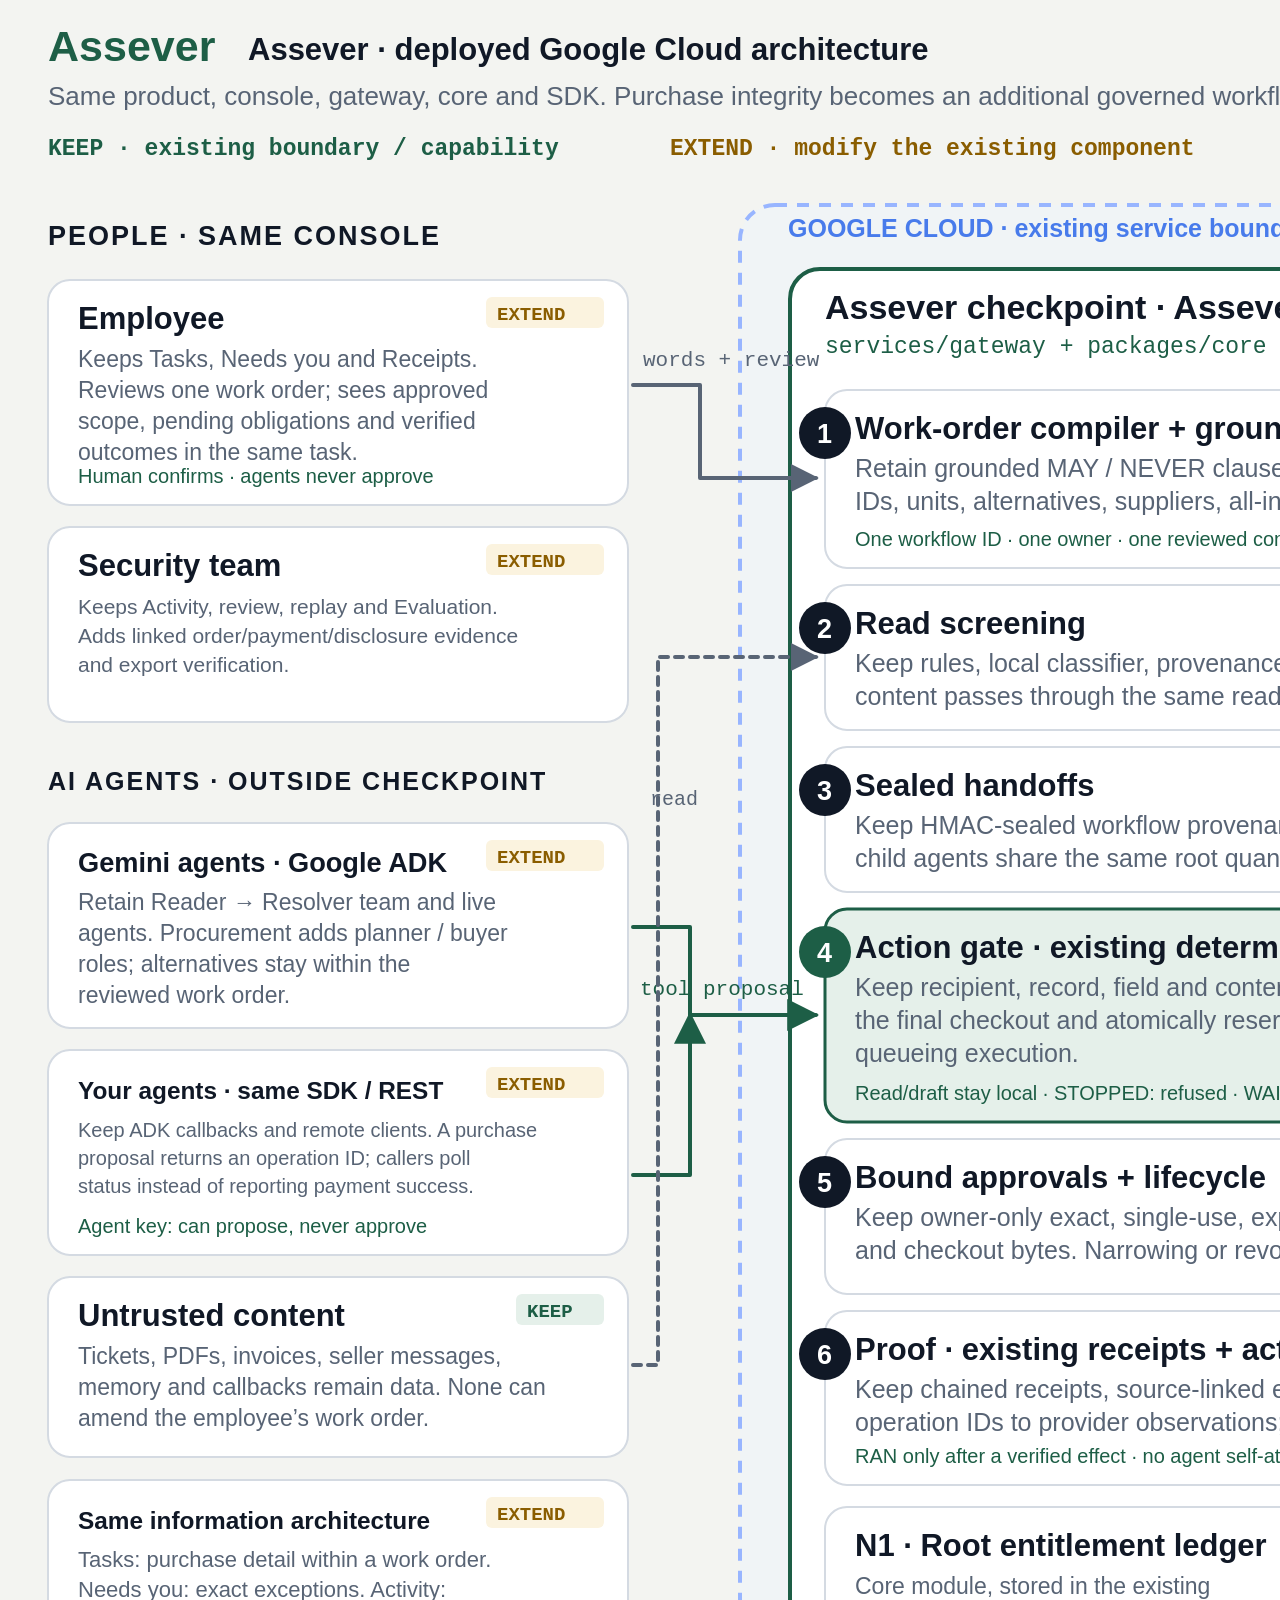
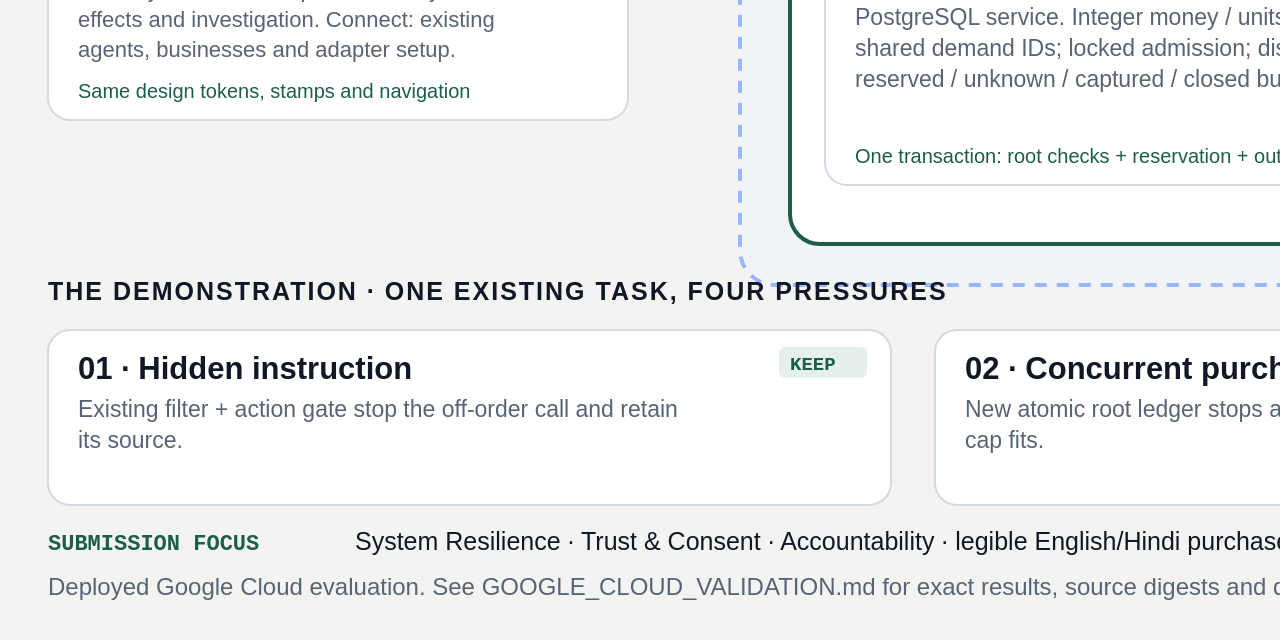
<file: docs/assever/integrated-design/Assever_Google_Architecture.html>
<!doctype html><html lang="en"><meta charset="utf-8"><title>Assever integrated architecture</title><style>html,body{margin:0;background:#F3F4F1}svg{display:block;width:3600px;height:2240px}</style><svg xmlns="http://www.w3.org/2000/svg" width="3600" height="2240" viewBox="0 0 3600 2240" role="img" aria-labelledby="title desc">
<title id="title">Assever: agent governance and purchase integrity</title>
<desc id="desc">Deployed Google Cloud architecture retaining Assever's console, gateway, core and SDK boundaries. Extend annotations identify upgrades to existing components. New annotations identify purchase accounting and projections inside the core, a separate execution worker, and isolated evaluation infrastructure. See current release status for local verification and remaining qualification gates.</desc>
<defs><marker id="arrow" viewBox="0 0 10 10" refX="9" refY="5" markerWidth="8" markerHeight="8" orient="auto-start-reverse"><path d="M0 0L10 5L0 10z" fill="#1D5E46"/></marker><marker id="gray" viewBox="0 0 10 10" refX="9" refY="5" markerWidth="7" markerHeight="7" orient="auto-start-reverse"><path d="M0 0L10 5L0 10z" fill="#586475"/></marker></defs>
<style>text{font-family:'Segoe UI',Arial,sans-serif;fill:#101826}.mono{font-family:Consolas,'Courier New',monospace}.section{font-weight:700;letter-spacing:2px;fill:#586475}</style>
<rect width="3600" height="2240" fill="#F3F4F1"/>
<text x="48" y="61" font-size="43" font-weight="700" style="fill:#1D5E46" class="">Assever</text>
<text x="248" y="60" font-size="31" font-weight="600" style="fill:#101826" class="">Assever · deployed Google Cloud architecture</text>
<text x="48" y="105" font-size="26" font-weight="400" style="fill:#586475" class="">Same product, console, gateway, core and SDK. Purchase integrity becomes an additional governed workflow.</text>
<text x="48" y="155" font-size="23" font-weight="600" style="fill:#1D5E46" class="mono">KEEP · existing boundary / capability</text>
<text x="670" y="155" font-size="23" font-weight="600" style="fill:#8A5D00" class="mono">EXTEND · modify the existing component</text>
<text x="1375" y="155" font-size="23" font-weight="600" style="fill:#1855D8" class="mono">NEW · integrate the added capability</text>
<text x="2380" y="155" font-size="22" font-weight="400" style="fill:#586475" class="mono">GOOGLE CLOUD · HTTPS edge + private Docker runtime</text>
<rect x="740" y="205" width="2140" height="1680" rx="35" fill="#F0F4F6" stroke="#98B5FF" stroke-width="4" stroke-dasharray="12 10"/>
<text x="788" y="237" font-size="25" font-weight="700" style="fill:#487BEB" class="">GOOGLE CLOUD · existing service boundaries retained</text>
<text x="48" y="245" font-size="27" font-weight="400" style="fill:#101826" class="section">PEOPLE · SAME CONSOLE</text>
<text x="2935" y="245" font-size="27" font-weight="400" style="fill:#101826" class="section">YOUR BUSINESS</text>
<rect x="790" y="269" width="1390" height="1575" rx="30" fill="#FFFFFF" stroke="#1D5E46" stroke-width="4"/>
<text x="825" y="319" font-size="34" font-weight="700" style="fill:#101826" class="">Assever checkpoint · Assever gateway</text>
<text x="825" y="353" font-size="23" font-weight="400" style="fill:#1D5E46" class="mono">services/gateway + packages/core · one authority boundary</text>
<text x="2230" y="290" font-size="24" font-weight="400" style="fill:#101826" class="section">MANAGED / PRIVATE SERVICES</text>
<rect x="48" y="280" width="580" height="225" rx="22" fill="#FFFFFF" stroke="#D4DAE2" stroke-width="2"/>
<text x="78" y="329" font-size="31" font-weight="700" style="fill:#101826" class="">Employee</text>
<rect x="486" y="297" width="118" height="31" rx="6" fill="#FBF3DF"/>
<text x="497" y="320" font-size="19" font-weight="700" style="fill:#8A5D00" class="mono">EXTEND</text>
<text x="78" y="367" font-size="23" font-weight="400" style="fill:#586475" class="">Keeps Tasks, Needs you and Receipts.</text>
<text x="78" y="398" font-size="23" font-weight="400" style="fill:#586475" class="">Reviews one work order; sees approved</text>
<text x="78" y="429" font-size="23" font-weight="400" style="fill:#586475" class="">scope, pending obligations and verified</text>
<text x="78" y="460" font-size="23" font-weight="400" style="fill:#586475" class="">outcomes in the same task.</text>
<text x="78" y="483" font-size="20" font-weight="400" style="fill:#1D5E46" class="">Human confirms · agents never approve</text>
<rect x="48" y="527" width="580" height="195" rx="22" fill="#FFFFFF" stroke="#D4DAE2" stroke-width="2"/>
<text x="78" y="576" font-size="31" font-weight="700" style="fill:#101826" class="">Security team</text>
<rect x="486" y="544" width="118" height="31" rx="6" fill="#FBF3DF"/>
<text x="497" y="567" font-size="19" font-weight="700" style="fill:#8A5D00" class="mono">EXTEND</text>
<text x="78" y="614" font-size="21" font-weight="400" style="fill:#586475" class="">Keeps Activity, review, replay and Evaluation.</text>
<text x="78" y="643" font-size="21" font-weight="400" style="fill:#586475" class="">Adds linked order/payment/disclosure evidence</text>
<text x="78" y="672" font-size="21" font-weight="400" style="fill:#586475" class="">and export verification.</text>
<text x="48" y="790" font-size="25" font-weight="400" style="fill:#101826" class="section">AI AGENTS · OUTSIDE CHECKPOINT</text>
<rect x="48" y="823" width="580" height="205" rx="22" fill="#FFFFFF" stroke="#D4DAE2" stroke-width="2"/>
<text x="78" y="872" font-size="27.207977207977205" font-weight="700" style="fill:#101826" class="">Gemini agents · Google ADK</text>
<rect x="486" y="840" width="118" height="31" rx="6" fill="#FBF3DF"/>
<text x="497" y="863" font-size="19" font-weight="700" style="fill:#8A5D00" class="mono">EXTEND</text>
<text x="78" y="910" font-size="23" font-weight="400" style="fill:#586475" class="">Retain Reader → Resolver team and live</text>
<text x="78" y="941" font-size="23" font-weight="400" style="fill:#586475" class="">agents. Procurement adds planner / buyer</text>
<text x="78" y="972" font-size="23" font-weight="400" style="fill:#586475" class="">roles; alternatives stay within the</text>
<text x="78" y="1003" font-size="23" font-weight="400" style="fill:#586475" class="">reviewed work order.</text>
<rect x="48" y="1050" width="580" height="205" rx="22" fill="#FFFFFF" stroke="#D4DAE2" stroke-width="2"/>
<text x="78" y="1099" font-size="24.393358876117496" font-weight="700" style="fill:#101826" class="">Your agents · same SDK / REST</text>
<rect x="486" y="1067" width="118" height="31" rx="6" fill="#FBF3DF"/>
<text x="497" y="1090" font-size="19" font-weight="700" style="fill:#8A5D00" class="mono">EXTEND</text>
<text x="78" y="1137" font-size="20" font-weight="400" style="fill:#586475" class="">Keep ADK callbacks and remote clients. A purchase</text>
<text x="78" y="1165" font-size="20" font-weight="400" style="fill:#586475" class="">proposal returns an operation ID; callers poll</text>
<text x="78" y="1193" font-size="20" font-weight="400" style="fill:#586475" class="">status instead of reporting payment success.</text>
<text x="78" y="1233" font-size="20" font-weight="400" style="fill:#1D5E46" class="">Agent key: can propose, never approve</text>
<rect x="48" y="1277" width="580" height="180" rx="22" fill="#FFFFFF" stroke="#D4DAE2" stroke-width="2"/>
<text x="78" y="1326" font-size="31" font-weight="700" style="fill:#101826" class="">Untrusted content</text>
<rect x="516" y="1294" width="88" height="31" rx="6" fill="#E5F0EA"/>
<text x="527" y="1317" font-size="19" font-weight="700" style="fill:#1D5E46" class="mono">KEEP</text>
<text x="78" y="1364" font-size="23" font-weight="400" style="fill:#586475" class="">Tickets, PDFs, invoices, seller messages,</text>
<text x="78" y="1395" font-size="23" font-weight="400" style="fill:#586475" class="">memory and callbacks remain data. None can</text>
<text x="78" y="1426" font-size="23" font-weight="400" style="fill:#586475" class="">amend the employee’s work order.</text>
<rect x="48" y="1480" width="580" height="240" rx="22" fill="#FFFFFF" stroke="#D4DAE2" stroke-width="2"/>
<text x="78" y="1529" font-size="24.393358876117496" font-weight="700" style="fill:#101826" class="">Same information architecture</text>
<rect x="486" y="1497" width="118" height="31" rx="6" fill="#FBF3DF"/>
<text x="497" y="1520" font-size="19" font-weight="700" style="fill:#8A5D00" class="mono">EXTEND</text>
<text x="78" y="1567" font-size="22" font-weight="400" style="fill:#586475" class="">Tasks: purchase detail within a work order.</text>
<text x="78" y="1597" font-size="22" font-weight="400" style="fill:#586475" class="">Needs you: exact exceptions. Activity:</text>
<text x="78" y="1627" font-size="22" font-weight="400" style="fill:#586475" class="">effects and investigation. Connect: existing</text>
<text x="78" y="1657" font-size="22" font-weight="400" style="fill:#586475" class="">agents, businesses and adapter setup.</text>
<text x="78" y="1698" font-size="20" font-weight="400" style="fill:#1D5E46" class="">Same design tokens, stamps and navigation</text>
<rect x="825" y="390" width="1320" height="178" rx="22" fill="#FFFFFF" stroke="#D4DAE2" stroke-width="2"/>
<circle cx="825" cy="433" r="26" fill="#101826"/>
<text x="817" y="443" font-size="27" font-weight="700" style="fill:#FFFFFF" class="">1</text>
<text x="855" y="439" font-size="31" font-weight="700" style="fill:#101826" class="">Work-order compiler + grounded review</text>
<rect x="2003" y="407" width="118" height="31" rx="6" fill="#FBF3DF"/>
<text x="2014" y="430" font-size="19" font-weight="700" style="fill:#8A5D00" class="mono">EXTEND</text>
<text x="855" y="477" font-size="25" font-weight="400" style="fill:#586475" class="">Retain grounded MAY / NEVER clauses and human confirmation. Add a typed purchase annex: demand</text>
<text x="855" y="510" font-size="25" font-weight="400" style="fill:#586475" class="">IDs, units, alternatives, suppliers, all-in cap, delivery fields and expiry.</text>
<text x="855" y="546" font-size="20" font-weight="400" style="fill:#1D5E46" class="">One workflow ID · one owner · one reviewed contract version</text>
<rect x="825" y="585" width="1320" height="145" rx="22" fill="#FFFFFF" stroke="#D4DAE2" stroke-width="2"/>
<circle cx="825" cy="628" r="26" fill="#101826"/>
<text x="817" y="638" font-size="27" font-weight="700" style="fill:#FFFFFF" class="">2</text>
<text x="855" y="634" font-size="31" font-weight="700" style="fill:#101826" class="">Read screening</text>
<rect x="2033" y="602" width="88" height="31" rx="6" fill="#E5F0EA"/>
<text x="2044" y="625" font-size="19" font-weight="700" style="fill:#1D5E46" class="mono">KEEP</text>
<text x="855" y="672" font-size="25" font-weight="400" style="fill:#586475" class="">Keep rules, local classifier, provenance/taint tracking and optional Model Armor. Purchase</text>
<text x="855" y="705" font-size="25" font-weight="400" style="fill:#586475" class="">content passes through the same read boundary.</text>
<rect x="825" y="747" width="1320" height="145" rx="22" fill="#FFFFFF" stroke="#D4DAE2" stroke-width="2"/>
<circle cx="825" cy="790" r="26" fill="#101826"/>
<text x="817" y="800" font-size="27" font-weight="700" style="fill:#FFFFFF" class="">3</text>
<text x="855" y="796" font-size="31" font-weight="700" style="fill:#101826" class="">Sealed handoffs</text>
<rect x="2003" y="764" width="118" height="31" rx="6" fill="#FBF3DF"/>
<text x="2014" y="787" font-size="19" font-weight="700" style="fill:#8A5D00" class="mono">EXTEND</text>
<text x="855" y="834" font-size="25" font-weight="400" style="fill:#586475" class="">Keep HMAC-sealed workflow provenance. Add recipient/audience/expiry-bound, attenuated grants;</text>
<text x="855" y="867" font-size="25" font-weight="400" style="fill:#586475" class="">child agents share the same root quantities and budget.</text>
<rect x="825" y="909" width="1320" height="213" rx="22" fill="#E5F0EA" stroke="#1D5E46" stroke-width="3"/>
<circle cx="825" cy="952" r="26" fill="#1D5E46"/>
<text x="817" y="962" font-size="27" font-weight="700" style="fill:#FFFFFF" class="">4</text>
<text x="855" y="958" font-size="31" font-weight="700" style="fill:#101826" class="">Action gate · existing deterministic enforcement point</text>
<rect x="2003" y="926" width="118" height="31" rx="6" fill="#FBF3DF"/>
<text x="2014" y="949" font-size="19" font-weight="700" style="fill:#8A5D00" class="mono">EXTEND</text>
<text x="855" y="996" font-size="25" font-weight="400" style="fill:#586475" class="">Keep recipient, record, field and content-tracing checks. Purchase calls additionally validate</text>
<text x="855" y="1029" font-size="25" font-weight="400" style="fill:#586475" class="">the final checkout and atomically reserve root money, quantities and purchase count before</text>
<text x="855" y="1062" font-size="25" font-weight="400" style="fill:#586475" class="">queueing execution.</text>
<text x="855" y="1100" font-size="20" font-weight="400" style="fill:#1D5E46" class="">Read/draft stay local · STOPPED: refused · WAITS: approval · ADMITTED: queued, not yet RAN</text>
<rect x="825" y="1139" width="1320" height="155" rx="22" fill="#FFFFFF" stroke="#D4DAE2" stroke-width="2"/>
<circle cx="825" cy="1182" r="26" fill="#101826"/>
<text x="817" y="1192" font-size="27" font-weight="700" style="fill:#FFFFFF" class="">5</text>
<text x="855" y="1188" font-size="31" font-weight="700" style="fill:#101826" class="">Bound approvals + lifecycle</text>
<rect x="2003" y="1156" width="118" height="31" rx="6" fill="#FBF3DF"/>
<text x="2014" y="1179" font-size="19" font-weight="700" style="fill:#8A5D00" class="mono">EXTEND</text>
<text x="855" y="1226" font-size="25" font-weight="400" style="fill:#586475" class="">Keep owner-only exact, single-use, expiring approvals. Bind purchase exceptions to old/new scope</text>
<text x="855" y="1259" font-size="25" font-weight="400" style="fill:#586475" class="">and checkout bytes. Narrowing or revocation changes the root epoch for future admissions.</text>
<rect x="825" y="1311" width="1320" height="174" rx="22" fill="#FFFFFF" stroke="#D4DAE2" stroke-width="2"/>
<circle cx="825" cy="1354" r="26" fill="#101826"/>
<text x="817" y="1364" font-size="27" font-weight="700" style="fill:#FFFFFF" class="">6</text>
<text x="855" y="1360" font-size="31" font-weight="700" style="fill:#101826" class="">Proof · existing receipts + actual outcomes</text>
<rect x="2003" y="1328" width="118" height="31" rx="6" fill="#FBF3DF"/>
<text x="2014" y="1351" font-size="19" font-weight="700" style="fill:#8A5D00" class="mono">EXTEND</text>
<text x="855" y="1398" font-size="25" font-weight="400" style="fill:#586475" class="">Keep chained receipts, source-linked explanations and citation-checked reports. Link durable</text>
<text x="855" y="1431" font-size="25" font-weight="400" style="fill:#586475" class="">operation IDs to provider observations; unknown stays unknown until supported by evidence.</text>
<text x="855" y="1463" font-size="20" font-weight="400" style="fill:#1D5E46" class="">RAN only after a verified effect · no agent self-attestation of payment success</text>
<rect x="825" y="1507" width="640" height="278" rx="22" fill="#FFFFFF" stroke="#D4DAE2" stroke-width="2"/>
<text x="855" y="1556" font-size="31" font-weight="700" style="fill:#101826" class="">N1 · Root entitlement ledger</text>
<rect x="1353" y="1524" width="88" height="31" rx="6" fill="#E8EFFF"/>
<text x="1364" y="1547" font-size="19" font-weight="700" style="fill:#1855D8" class="mono">NEW</text>
<text x="855" y="1594" font-size="23" font-weight="400" style="fill:#586475" class="">Core module, stored in the existing</text>
<text x="855" y="1625" font-size="23" font-weight="400" style="fill:#586475" class="">PostgreSQL service. Integer money / units;</text>
<text x="855" y="1656" font-size="23" font-weight="400" style="fill:#586475" class="">shared demand IDs; locked admission; disjoint</text>
<text x="855" y="1687" font-size="23" font-weight="400" style="fill:#586475" class="">reserved / unknown / captured / closed buckets.</text>
<text x="855" y="1763" font-size="20" font-weight="400" style="fill:#1D5E46" class="">One transaction: root checks + reservation + outbox</text>
<rect x="1485" y="1507" width="660" height="278" rx="22" fill="#FFFFFF" stroke="#D4DAE2" stroke-width="2"/>
<text x="1515" y="1556" font-size="31" font-weight="700" style="fill:#101826" class="">N2 · Consequence projection</text>
<rect x="2033" y="1524" width="88" height="31" rx="6" fill="#E8EFFF"/>
<text x="2044" y="1547" font-size="19" font-weight="700" style="fill:#1855D8" class="mono">NEW</text>
<text x="1515" y="1594" font-size="23" font-weight="400" style="fill:#586475" class="">Typed core / adapter interface. Binds final</text>
<text x="1515" y="1625" font-size="23" font-weight="400" style="fill:#586475" class="">quote, seller/payee, quantities, fees,</text>
<text x="1515" y="1656" font-size="23" font-weight="400" style="fill:#586475" class="">disclosures, adapter version and exact request</text>
<text x="1515" y="1687" font-size="23" font-weight="400" style="fill:#586475" class="">digest. Unsupported effects are refused.</text>
<text x="1515" y="1763" font-size="20" font-weight="400" style="fill:#1D5E46" class="">An LLM proposes; deterministic code decides</text>
<rect x="2230" y="330" width="590" height="180" rx="22" fill="#FFFFFF" stroke="#D4DAE2" stroke-width="2"/>
<text x="2260" y="379" font-size="31" font-weight="700" style="fill:#101826" class="">Gemini · Gen AI SDK / ADK</text>
<rect x="2708" y="347" width="88" height="31" rx="6" fill="#E5F0EA"/>
<text x="2719" y="370" font-size="19" font-weight="700" style="fill:#1D5E46" class="mono">KEEP</text>
<text x="2260" y="417" font-size="23" font-weight="400" style="fill:#586475" class="">Vertex Gemini via runtime identity. Gen AI SDK</text>
<text x="2260" y="448" font-size="23" font-weight="400" style="fill:#586475" class="">and Google ADK drive live agents. Model</text>
<text x="2260" y="479" font-size="23" font-weight="400" style="fill:#586475" class="">outputs never grant authority or settle money.</text>
<rect x="2230" y="530" width="590" height="145" rx="22" fill="#FFFFFF" stroke="#D4DAE2" stroke-width="2"/>
<text x="2260" y="579" font-size="31" font-weight="700" style="fill:#101826" class="">Model Armor · connected</text>
<rect x="2708" y="547" width="88" height="31" rx="6" fill="#E5F0EA"/>
<text x="2719" y="570" font-size="19" font-weight="700" style="fill:#1D5E46" class="mono">KEEP</text>
<text x="2260" y="617" font-size="21" font-weight="400" style="fill:#586475" class="">Retain optional screening. Content detection</text>
<text x="2260" y="646" font-size="21" font-weight="400" style="fill:#586475" class="">adds a layer; enforcement still checks actions.</text>
<rect x="2230" y="695" width="590" height="200" rx="22" fill="#FFFFFF" stroke="#D4DAE2" stroke-width="2"/>
<text x="2260" y="744" font-size="29.037037037037038" font-weight="700" style="fill:#101826" class="">PostgreSQL · same service</text>
<rect x="2678" y="712" width="118" height="31" rx="6" fill="#FBF3DF"/>
<text x="2689" y="735" font-size="19" font-weight="700" style="fill:#8A5D00" class="mono">EXTEND</text>
<text x="2260" y="782" font-size="23" font-weight="400" style="fill:#586475" class="">Retain work orders, approvals and receipts.</text>
<text x="2260" y="813" font-size="23" font-weight="400" style="fill:#586475" class="">Add purchase roots, grants, reservations,</text>
<text x="2260" y="844" font-size="23" font-weight="400" style="fill:#586475" class="">operation bindings and transactional outbox</text>
<text x="2260" y="875" font-size="23" font-weight="400" style="fill:#586475" class="">via versioned migrations.</text>
<rect x="2230" y="925" width="590" height="275" rx="22" fill="#FFFFFF" stroke="#D4DAE2" stroke-width="2"/>
<text x="2260" y="974" font-size="31" font-weight="700" style="fill:#101826" class="">N3 · Execution / recovery</text>
<rect x="2708" y="942" width="88" height="31" rx="6" fill="#E8EFFF"/>
<text x="2719" y="965" font-size="19" font-weight="700" style="fill:#1855D8" class="mono">NEW</text>
<text x="2260" y="1012" font-size="23" font-weight="400" style="fill:#586475" class="">Private worker container; same public gateway.</text>
<text x="2260" y="1043" font-size="23" font-weight="400" style="fill:#586475" class="">Claims the durable outbox, uses stable</text>
<text x="2260" y="1074" font-size="23" font-weight="400" style="fill:#586475" class="">operation IDs and provider credentials,</text>
<text x="2260" y="1105" font-size="23" font-weight="400" style="fill:#586475" class="">reconciles before any retry; preserves</text>
<text x="2260" y="1136" font-size="23" font-weight="400" style="fill:#586475" class="">unknown exposure.</text>
<text x="2260" y="1178" font-size="19.23076923076923" font-weight="400" style="fill:#1D5E46" class="">Worker reaches participating tools · private network</text>
<rect x="2230" y="1222" width="590" height="205" rx="22" fill="#FFFFFF" stroke="#D4DAE2" stroke-width="2"/>
<text x="2260" y="1271" font-size="25.925925925925924" font-weight="700" style="fill:#101826" class="">Audit · IAM · build pipeline</text>
<rect x="2678" y="1239" width="118" height="31" rx="6" fill="#FBF3DF"/>
<text x="2689" y="1262" font-size="19" font-weight="700" style="fill:#8A5D00" class="mono">EXTEND</text>
<text x="2260" y="1309" font-size="23" font-weight="400" style="fill:#586475" class="">BigQuery receipts, Secret Manager / runtime</text>
<text x="2260" y="1340" font-size="23" font-weight="400" style="fill:#586475" class="">IAM and digest-pinned application images.</text>
<text x="2260" y="1371" font-size="23" font-weight="400" style="fill:#586475" class="">Effect joins, private worker roles</text>
<text x="2260" y="1402" font-size="23" font-weight="400" style="fill:#586475" class="">and health/queue metrics.</text>
<rect x="2230" y="1449" width="590" height="330" rx="22" fill="#FFFFFF" stroke="#D4DAE2" stroke-width="2"/>
<text x="2260" y="1498" font-size="31" font-weight="700" style="fill:#101826" class="">N4 · Independent verifier</text>
<rect x="2708" y="1466" width="88" height="31" rx="6" fill="#E8EFFF"/>
<text x="2719" y="1489" font-size="19" font-weight="700" style="fill:#1855D8" class="mono">NEW</text>
<text x="2260" y="1536" font-size="23" font-weight="400" style="fill:#586475" class="">Isolated evaluator reads read-only provider</text>
<text x="2260" y="1567" font-size="23" font-weight="400" style="fill:#586475" class="">observations and approved scope.</text>
<text x="2260" y="1598" font-size="23" font-weight="400" style="fill:#586475" class="">Reconstructs money, units and disclosure</text>
<text x="2260" y="1629" font-size="23" font-weight="400" style="fill:#586475" class="">effects; exports a standard-library checker.</text>
<text x="2260" y="1660" font-size="23" font-weight="400" style="fill:#586475" class="">Extend the existing Evaluation surface with</text>
<text x="2260" y="1691" font-size="23" font-weight="400" style="fill:#586475" class="">the shared corpus and matched controls.</text>
<text x="2260" y="1757" font-size="18.51851851851852" font-weight="400" style="fill:#1D5E46" class="">Provider truth for evaluation ≠ authority for recovery</text>
<rect x="2935" y="280" width="615" height="260" rx="22" fill="#FFFFFF" stroke="#D4DAE2" stroke-width="2"/>
<text x="2965" y="329" font-size="22.712418300653596" font-weight="700" style="fill:#101826" class="">Business tools · same integrations</text>
<rect x="3408" y="297" width="118" height="31" rx="6" fill="#FBF3DF"/>
<text x="3419" y="320" font-size="19" font-weight="700" style="fill:#8A5D00" class="mono">EXTEND</text>
<text x="2965" y="367" font-size="23" font-weight="400" style="fill:#586475" class="">Retain email, refunds, invoices, records and</text>
<text x="2965" y="398" font-size="23" font-weight="400" style="fill:#586475" class="">files. Purchase-capable adapters gain a</text>
<text x="2965" y="429" font-size="23" font-weight="400" style="fill:#586475" class="">private executor path and typed consequence</text>
<text x="2965" y="460" font-size="23" font-weight="400" style="fill:#586475" class="">projection. Only the executor holds</text>
<text x="2965" y="491" font-size="23" font-weight="400" style="fill:#586475" class="">purchase/provider credentials.</text>
<text x="2965" y="518" font-size="20" font-weight="400" style="fill:#1D5E46" class="">No direct agent route to consequential purchase APIs</text>
<rect x="2935" y="595" width="615" height="240" rx="22" fill="#FFFFFF" stroke="#D4DAE2" stroke-width="2"/>
<text x="2965" y="644" font-size="29.563492063492063" font-weight="700" style="fill:#101826" class="">N5 · Owned DPI test adapters</text>
<rect x="3438" y="612" width="88" height="31" rx="6" fill="#E8EFFF"/>
<text x="3449" y="635" font-size="19" font-weight="700" style="fill:#1855D8" class="mono">NEW</text>
<text x="2965" y="682" font-size="22" font-weight="400" style="fill:#586475" class="">Separate synthetic commerce, payment and</text>
<text x="2965" y="712" font-size="22" font-weight="400" style="fill:#586475" class="">disclosure records. ONDC/Beckn-inspired message</text>
<text x="2965" y="742" font-size="22" font-weight="400" style="fill:#586475" class="">subset; UPI-style INR effects. Queryable,</text>
<text x="2965" y="772" font-size="22" font-weight="400" style="fill:#586475" class="">deduplicating and opaque provider profiles.</text>
<text x="2965" y="813" font-size="19.039451114922812" font-weight="400" style="fill:#1D5E46" class="">Test service only · no live DPI / money / personal data</text>
<rect x="2935" y="857" width="615" height="190" rx="22" fill="#FFFFFF" stroke="#D4DAE2" stroke-width="2"/>
<text x="2965" y="906" font-size="31" font-weight="700" style="fill:#101826" class="">Business policy</text>
<rect x="3408" y="874" width="118" height="31" rx="6" fill="#FBF3DF"/>
<text x="3419" y="897" font-size="19" font-weight="700" style="fill:#8A5D00" class="mono">EXTEND</text>
<text x="2965" y="944" font-size="21" font-weight="400" style="fill:#586475" class="">Keep tools, contacts, records and company rules.</text>
<text x="2965" y="973" font-size="21" font-weight="400" style="fill:#586475" class="">Add trusted catalog units, merchant/payee mapping,</text>
<text x="2965" y="1002" font-size="21" font-weight="400" style="fill:#586475" class="">allowed delivery fields and adapter capabilities.</text>
<text x="2935" y="1110" font-size="25" font-weight="400" style="fill:#101826" class="section">PURCHASE GUARANTEES</text>
<rect x="2935" y="1140" width="615" height="180" rx="22" fill="#FFFFFF" stroke="#D4DAE2" stroke-width="2"/>
<text x="2965" y="1189" font-size="30.658436213991767" font-weight="700" style="fill:#101826" class="">Preserve the whole purchase</text>
<rect x="3438" y="1157" width="88" height="31" rx="6" fill="#E8EFFF"/>
<text x="3449" y="1180" font-size="19" font-weight="700" style="fill:#1855D8" class="mono">NEW</text>
<text x="2965" y="1227" font-size="23" font-weight="400" style="fill:#586475" class="">Two ₹700 baskets fit ₹1,500. Shared demand</text>
<text x="2965" y="1258" font-size="23" font-weight="400" style="fill:#586475" class="">accounting admits one approved basket, not two</text>
<text x="2965" y="1289" font-size="23" font-weight="400" style="fill:#586475" class="">purchases with different request IDs.</text>
<rect x="2935" y="1342" width="615" height="180" rx="22" fill="#FFFFFF" stroke="#D4DAE2" stroke-width="2"/>
<text x="2965" y="1391" font-size="31" font-weight="700" style="fill:#101826" class="">Keep useful work moving</text>
<rect x="3438" y="1359" width="88" height="31" rx="6" fill="#E8EFFF"/>
<text x="3449" y="1382" font-size="19" font-weight="700" style="fill:#1855D8" class="mono">NEW</text>
<text x="2965" y="1429" font-size="20" font-weight="400" style="fill:#586475" class="">Allow reviewed alternatives when stock changes. A</text>
<text x="2965" y="1457" font-size="20" font-weight="400" style="fill:#586475" class="">hidden instruction still cannot change destination,</text>
<text x="2965" y="1485" font-size="20" font-weight="400" style="fill:#586475" class="">units, supplier scope or data sharing.</text>
<rect x="2935" y="1544" width="615" height="235" rx="22" fill="#FFFFFF" stroke="#D4DAE2" stroke-width="2"/>
<text x="2965" y="1593" font-size="25.084175084175083" font-weight="700" style="fill:#101826" class="">Recover without inventing success</text>
<rect x="3438" y="1561" width="88" height="31" rx="6" fill="#E8EFFF"/>
<text x="3449" y="1584" font-size="19" font-weight="700" style="fill:#1855D8" class="mono">NEW</text>
<text x="2965" y="1631" font-size="23" font-weight="400" style="fill:#586475" class="">A lost response does not free the budget or</text>
<text x="2965" y="1662" font-size="23" font-weight="400" style="fill:#586475" class="">trigger a blind resend. Reconcile actual</text>
<text x="2965" y="1693" font-size="23" font-weight="400" style="fill:#586475" class="">effects; retain unknown exposure for opaque</text>
<text x="2965" y="1724" font-size="23" font-weight="400" style="fill:#586475" class="">providers.</text>
<text x="2965" y="1757" font-size="20" font-weight="400" style="fill:#1D5E46" class="">Revocation stops new admissions, not past effects</text>
<path d="M633 385H700V478H816" fill="none" stroke="#586475" stroke-width="4" stroke-linejoin="round" stroke-linecap="round"  marker-end="url(#gray)"/>
<text x="643" y="366" font-size="21" font-weight="400" style="fill:#586475" class="mono">words + review</text>
<path d="M633 927H690V1015H816" fill="none" stroke="#1D5E46" stroke-width="4" stroke-linejoin="round" stroke-linecap="round"  marker-end="url(#arrow)"/>
<text x="640" y="995" font-size="21" font-weight="400" style="fill:#1D5E46" class="mono">tool proposal</text>
<path d="M633 1175H690V1015" fill="none" stroke="#1D5E46" stroke-width="4" stroke-linejoin="round" stroke-linecap="round"  marker-end="url(#arrow)"/>
<path d="M633 1365H658V657H816" fill="none" stroke="#586475" stroke-width="4" stroke-linejoin="round" stroke-linecap="round" stroke-dasharray="8 7" marker-end="url(#gray)"/>
<text x="650" y="805" font-size="20" font-weight="400" style="fill:#586475" class="mono">read</text>
<path d="M2145 1008H2221" fill="none" stroke="#1D5E46" stroke-width="4" stroke-linejoin="round" stroke-linecap="round"  marker-end="url(#arrow)"/>
<text x="2152" y="985" font-size="21" font-weight="400" style="fill:#1D5E46" class="mono">outbox</text>
<path d="M2820 1030H2895V408H2926" fill="none" stroke="#1D5E46" stroke-width="4" stroke-linejoin="round" stroke-linecap="round"  marker-end="url(#arrow)"/>
<text x="2840" y="570" font-size="20" font-weight="400" style="fill:#1D5E46" class="mono">effects</text>
<path d="M2927 720H2895V1610H2829" fill="none" stroke="#586475" stroke-width="4" stroke-linejoin="round" stroke-linecap="round" stroke-dasharray="8 7" marker-end="url(#gray)"/>
<text x="2840" y="1582" font-size="18" font-weight="400" style="fill:#586475" class="mono">observe</text>
<path d="M2230 1580H2199V1396H2154" fill="none" stroke="#586475" stroke-width="4" stroke-linejoin="round" stroke-linecap="round" stroke-dasharray="8 7" marker-end="url(#gray)"/>
<text x="48" y="1900" font-size="25" font-weight="400" style="fill:#101826" class="section">THE DEMONSTRATION · ONE EXISTING TASK, FOUR PRESSURES</text>
<rect x="48" y="1930" width="843" height="175" rx="22" fill="#FFFFFF" stroke="#D4DAE2" stroke-width="2"/>
<text x="78" y="1979" font-size="31" font-weight="700" style="fill:#101826" class="">01 · Hidden instruction</text>
<rect x="779" y="1947" width="88" height="31" rx="6" fill="#E5F0EA"/>
<text x="790" y="1970" font-size="19" font-weight="700" style="fill:#1D5E46" class="mono">KEEP</text>
<text x="78" y="2017" font-size="23" font-weight="400" style="fill:#586475" class="">Existing filter + action gate stop the off-order call and retain</text>
<text x="78" y="2048" font-size="23" font-weight="400" style="fill:#586475" class="">its source.</text>
<rect x="935" y="1930" width="843" height="175" rx="22" fill="#FFFFFF" stroke="#D4DAE2" stroke-width="2"/>
<text x="965" y="1979" font-size="31" font-weight="700" style="fill:#101826" class="">02 · Concurrent purchase</text>
<rect x="1666" y="1947" width="88" height="31" rx="6" fill="#E8EFFF"/>
<text x="1677" y="1970" font-size="19" font-weight="700" style="fill:#1855D8" class="mono">NEW</text>
<text x="965" y="2017" font-size="23" font-weight="400" style="fill:#586475" class="">New atomic root ledger stops a second basket even when the money</text>
<text x="965" y="2048" font-size="23" font-weight="400" style="fill:#586475" class="">cap fits.</text>
<rect x="1822" y="1930" width="843" height="175" rx="22" fill="#FFFFFF" stroke="#D4DAE2" stroke-width="2"/>
<text x="1852" y="1979" font-size="31" font-weight="700" style="fill:#101826" class="">03 · Response loss</text>
<rect x="2553" y="1947" width="88" height="31" rx="6" fill="#E8EFFF"/>
<text x="2564" y="1970" font-size="19" font-weight="700" style="fill:#1855D8" class="mono">NEW</text>
<text x="1852" y="2017" font-size="23" font-weight="400" style="fill:#586475" class="">New worker reconciles; pending exposure remains reserved until</text>
<text x="1852" y="2048" font-size="23" font-weight="400" style="fill:#586475" class="">evidence resolves it.</text>
<rect x="2709" y="1930" width="843" height="175" rx="22" fill="#FFFFFF" stroke="#D4DAE2" stroke-width="2"/>
<text x="2739" y="1979" font-size="31" font-weight="700" style="fill:#101826" class="">04 · Approved adaptation</text>
<rect x="3440" y="1947" width="88" height="31" rx="6" fill="#E8EFFF"/>
<text x="3451" y="1970" font-size="19" font-weight="700" style="fill:#1855D8" class="mono">NEW</text>
<text x="2739" y="2017" font-size="23" font-weight="400" style="fill:#586475" class="">Agents choose a permitted alternative; receipts show what</text>
<text x="2739" y="2048" font-size="23" font-weight="400" style="fill:#586475" class="">actually finished.</text>
<text x="48" y="2150" font-size="22" font-weight="700" style="fill:#1D5E46" class="mono">SUBMISSION FOCUS</text>
<text x="355" y="2150" font-size="25" font-weight="400" style="fill:#101826" class="">System Resilience · Trust &amp; Consent · Accountability · legible English/Hindi purchase fields</text>
<text x="48" y="2195" font-size="24" font-weight="400" style="fill:#586475" class="">Deployed Google Cloud evaluation. See GOOGLE_CLOUD_VALIDATION.md for exact results, source digests and qualification boundaries.</text>
</svg></html>
</file>
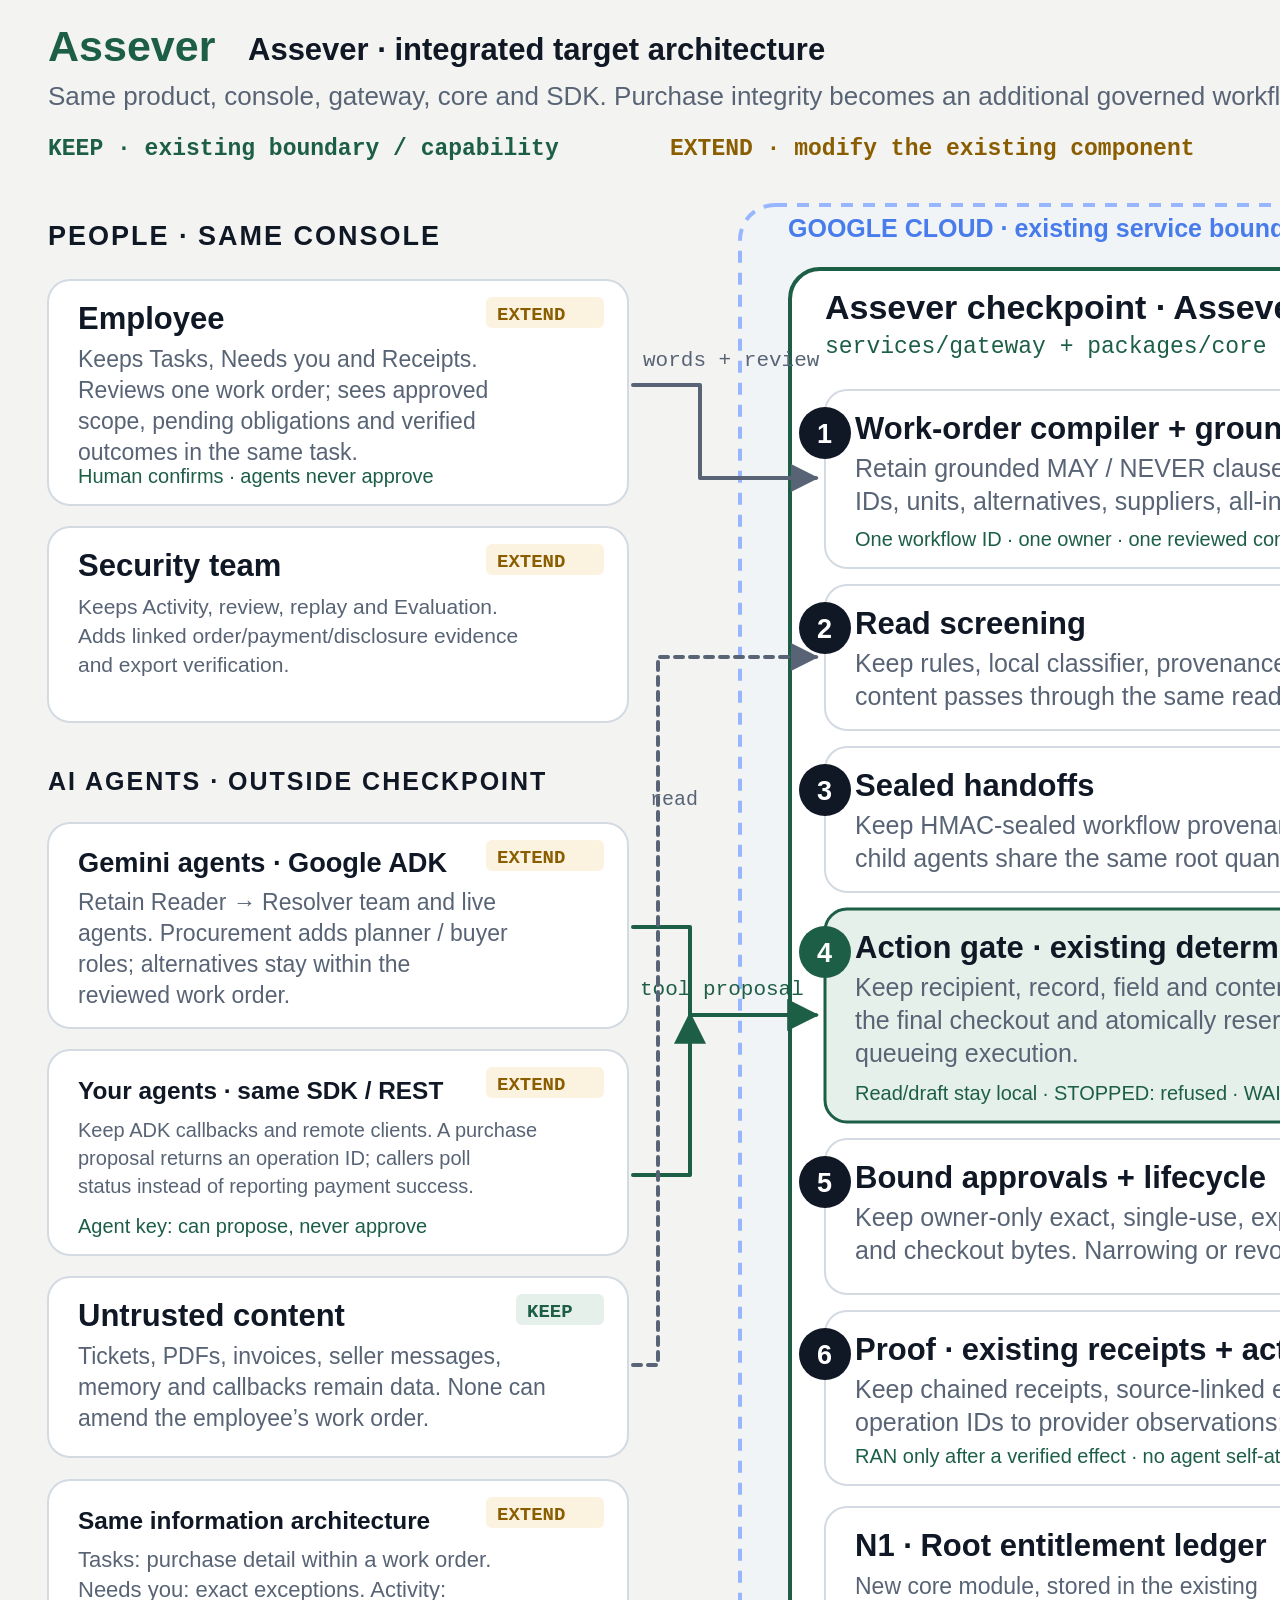
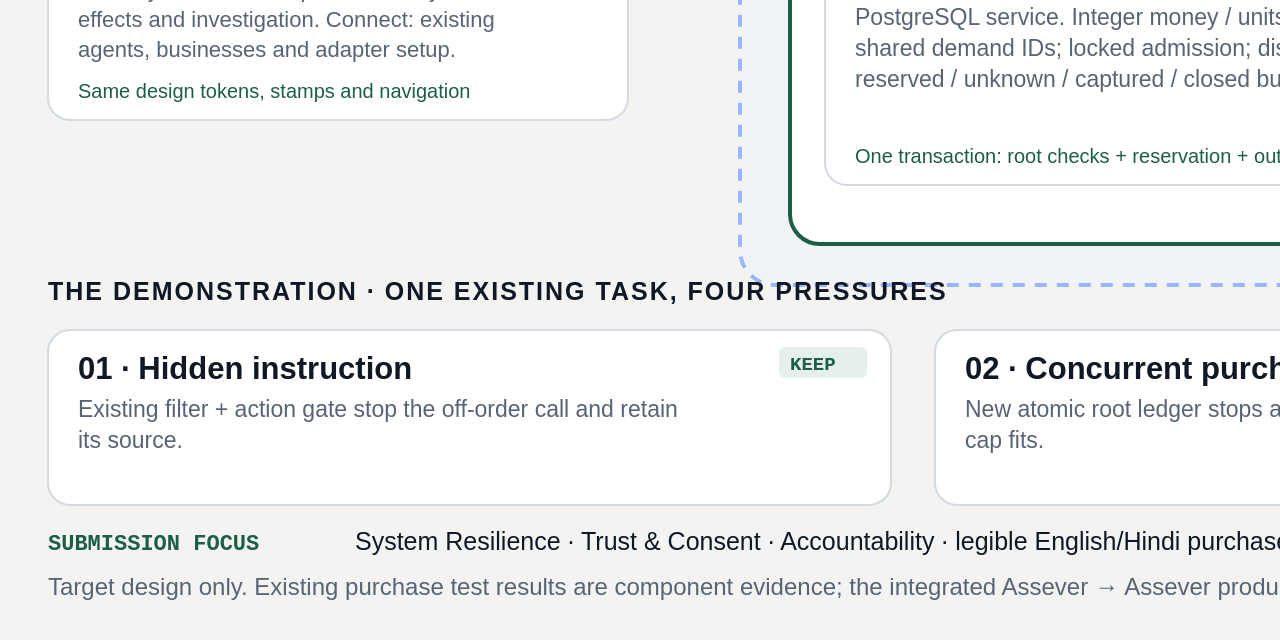
<file: docs/assever/integrated-design/Assever_Integrated_Architecture.html>
<!doctype html><html lang="en"><meta charset="utf-8"><title>Assever integrated target architecture</title><style>html,body{margin:0;background:#F3F4F1}svg{display:block;width:3600px;height:2240px}</style><svg xmlns="http://www.w3.org/2000/svg" width="3600" height="2240" viewBox="0 0 3600 2240" role="img" aria-labelledby="title desc">
<title id="title">Assever: agent governance and purchase integrity</title>
<desc id="desc">Target architecture retaining Assever's console, gateway, core, SDK and managed-service boundaries. Extend annotations identify upgrades to existing components. New annotations identify purchase accounting and projections inside the core, a separate execution worker, and isolated evaluation infrastructure. This integration is proposed, not yet validated.</desc>
<defs><marker id="arrow" viewBox="0 0 10 10" refX="9" refY="5" markerWidth="8" markerHeight="8" orient="auto-start-reverse"><path d="M0 0L10 5L0 10z" fill="#1D5E46"/></marker><marker id="gray" viewBox="0 0 10 10" refX="9" refY="5" markerWidth="7" markerHeight="7" orient="auto-start-reverse"><path d="M0 0L10 5L0 10z" fill="#586475"/></marker></defs>
<style>text{font-family:'Segoe UI',Arial,sans-serif;fill:#101826}.mono{font-family:Consolas,'Courier New',monospace}.section{font-weight:700;letter-spacing:2px;fill:#586475}</style>
<rect width="3600" height="2240" fill="#F3F4F1"/>
<text x="48" y="61" font-size="43" font-weight="700" style="fill:#1D5E46" class="">Assever</text>
<text x="248" y="60" font-size="31" font-weight="600" style="fill:#101826" class="">Assever · integrated target architecture</text>
<text x="48" y="105" font-size="26" font-weight="400" style="fill:#586475" class="">Same product, console, gateway, core and SDK. Purchase integrity becomes an additional governed workflow.</text>
<text x="48" y="155" font-size="23" font-weight="600" style="fill:#1D5E46" class="mono">KEEP · existing boundary / capability</text>
<text x="670" y="155" font-size="23" font-weight="600" style="fill:#8A5D00" class="mono">EXTEND · modify the existing component</text>
<text x="1375" y="155" font-size="23" font-weight="600" style="fill:#1855D8" class="mono">NEW · integrate the added capability</text>
<text x="2380" y="155" font-size="22" font-weight="400" style="fill:#586475" class="mono">DESIGN FOR CORRECTION · integration not yet verified</text>
<rect x="740" y="205" width="2140" height="1680" rx="35" fill="#F0F4F6" stroke="#98B5FF" stroke-width="4" stroke-dasharray="12 10"/>
<text x="788" y="237" font-size="25" font-weight="700" style="fill:#487BEB" class="">GOOGLE CLOUD · existing service boundaries retained</text>
<text x="48" y="245" font-size="27" font-weight="400" style="fill:#101826" class="section">PEOPLE · SAME CONSOLE</text>
<text x="2935" y="245" font-size="27" font-weight="400" style="fill:#101826" class="section">YOUR BUSINESS</text>
<rect x="790" y="269" width="1390" height="1575" rx="30" fill="#FFFFFF" stroke="#1D5E46" stroke-width="4"/>
<text x="825" y="319" font-size="34" font-weight="700" style="fill:#101826" class="">Assever checkpoint · Assever gateway</text>
<text x="825" y="353" font-size="23" font-weight="400" style="fill:#1D5E46" class="mono">services/gateway + packages/core · one authority boundary</text>
<text x="2230" y="290" font-size="24" font-weight="400" style="fill:#101826" class="section">MANAGED / PRIVATE SERVICES</text>
<rect x="48" y="280" width="580" height="225" rx="22" fill="#FFFFFF" stroke="#D4DAE2" stroke-width="2"/>
<text x="78" y="329" font-size="31" font-weight="700" style="fill:#101826" class="">Employee</text>
<rect x="486" y="297" width="118" height="31" rx="6" fill="#FBF3DF"/>
<text x="497" y="320" font-size="19" font-weight="700" style="fill:#8A5D00" class="mono">EXTEND</text>
<text x="78" y="367" font-size="23" font-weight="400" style="fill:#586475" class="">Keeps Tasks, Needs you and Receipts.</text>
<text x="78" y="398" font-size="23" font-weight="400" style="fill:#586475" class="">Reviews one work order; sees approved</text>
<text x="78" y="429" font-size="23" font-weight="400" style="fill:#586475" class="">scope, pending obligations and verified</text>
<text x="78" y="460" font-size="23" font-weight="400" style="fill:#586475" class="">outcomes in the same task.</text>
<text x="78" y="483" font-size="20" font-weight="400" style="fill:#1D5E46" class="">Human confirms · agents never approve</text>
<rect x="48" y="527" width="580" height="195" rx="22" fill="#FFFFFF" stroke="#D4DAE2" stroke-width="2"/>
<text x="78" y="576" font-size="31" font-weight="700" style="fill:#101826" class="">Security team</text>
<rect x="486" y="544" width="118" height="31" rx="6" fill="#FBF3DF"/>
<text x="497" y="567" font-size="19" font-weight="700" style="fill:#8A5D00" class="mono">EXTEND</text>
<text x="78" y="614" font-size="21" font-weight="400" style="fill:#586475" class="">Keeps Activity, review, replay and Evaluation.</text>
<text x="78" y="643" font-size="21" font-weight="400" style="fill:#586475" class="">Adds linked order/payment/disclosure evidence</text>
<text x="78" y="672" font-size="21" font-weight="400" style="fill:#586475" class="">and export verification.</text>
<text x="48" y="790" font-size="25" font-weight="400" style="fill:#101826" class="section">AI AGENTS · OUTSIDE CHECKPOINT</text>
<rect x="48" y="823" width="580" height="205" rx="22" fill="#FFFFFF" stroke="#D4DAE2" stroke-width="2"/>
<text x="78" y="872" font-size="27.207977207977205" font-weight="700" style="fill:#101826" class="">Gemini agents · Google ADK</text>
<rect x="486" y="840" width="118" height="31" rx="6" fill="#FBF3DF"/>
<text x="497" y="863" font-size="19" font-weight="700" style="fill:#8A5D00" class="mono">EXTEND</text>
<text x="78" y="910" font-size="23" font-weight="400" style="fill:#586475" class="">Retain Reader → Resolver team and live</text>
<text x="78" y="941" font-size="23" font-weight="400" style="fill:#586475" class="">agents. Procurement adds planner / buyer</text>
<text x="78" y="972" font-size="23" font-weight="400" style="fill:#586475" class="">roles; alternatives stay within the</text>
<text x="78" y="1003" font-size="23" font-weight="400" style="fill:#586475" class="">reviewed work order.</text>
<rect x="48" y="1050" width="580" height="205" rx="22" fill="#FFFFFF" stroke="#D4DAE2" stroke-width="2"/>
<text x="78" y="1099" font-size="24.393358876117496" font-weight="700" style="fill:#101826" class="">Your agents · same SDK / REST</text>
<rect x="486" y="1067" width="118" height="31" rx="6" fill="#FBF3DF"/>
<text x="497" y="1090" font-size="19" font-weight="700" style="fill:#8A5D00" class="mono">EXTEND</text>
<text x="78" y="1137" font-size="20" font-weight="400" style="fill:#586475" class="">Keep ADK callbacks and remote clients. A purchase</text>
<text x="78" y="1165" font-size="20" font-weight="400" style="fill:#586475" class="">proposal returns an operation ID; callers poll</text>
<text x="78" y="1193" font-size="20" font-weight="400" style="fill:#586475" class="">status instead of reporting payment success.</text>
<text x="78" y="1233" font-size="20" font-weight="400" style="fill:#1D5E46" class="">Agent key: can propose, never approve</text>
<rect x="48" y="1277" width="580" height="180" rx="22" fill="#FFFFFF" stroke="#D4DAE2" stroke-width="2"/>
<text x="78" y="1326" font-size="31" font-weight="700" style="fill:#101826" class="">Untrusted content</text>
<rect x="516" y="1294" width="88" height="31" rx="6" fill="#E5F0EA"/>
<text x="527" y="1317" font-size="19" font-weight="700" style="fill:#1D5E46" class="mono">KEEP</text>
<text x="78" y="1364" font-size="23" font-weight="400" style="fill:#586475" class="">Tickets, PDFs, invoices, seller messages,</text>
<text x="78" y="1395" font-size="23" font-weight="400" style="fill:#586475" class="">memory and callbacks remain data. None can</text>
<text x="78" y="1426" font-size="23" font-weight="400" style="fill:#586475" class="">amend the employee’s work order.</text>
<rect x="48" y="1480" width="580" height="240" rx="22" fill="#FFFFFF" stroke="#D4DAE2" stroke-width="2"/>
<text x="78" y="1529" font-size="24.393358876117496" font-weight="700" style="fill:#101826" class="">Same information architecture</text>
<rect x="486" y="1497" width="118" height="31" rx="6" fill="#FBF3DF"/>
<text x="497" y="1520" font-size="19" font-weight="700" style="fill:#8A5D00" class="mono">EXTEND</text>
<text x="78" y="1567" font-size="22" font-weight="400" style="fill:#586475" class="">Tasks: purchase detail within a work order.</text>
<text x="78" y="1597" font-size="22" font-weight="400" style="fill:#586475" class="">Needs you: exact exceptions. Activity:</text>
<text x="78" y="1627" font-size="22" font-weight="400" style="fill:#586475" class="">effects and investigation. Connect: existing</text>
<text x="78" y="1657" font-size="22" font-weight="400" style="fill:#586475" class="">agents, businesses and adapter setup.</text>
<text x="78" y="1698" font-size="20" font-weight="400" style="fill:#1D5E46" class="">Same design tokens, stamps and navigation</text>
<rect x="825" y="390" width="1320" height="178" rx="22" fill="#FFFFFF" stroke="#D4DAE2" stroke-width="2"/>
<circle cx="825" cy="433" r="26" fill="#101826"/>
<text x="817" y="443" font-size="27" font-weight="700" style="fill:#FFFFFF" class="">1</text>
<text x="855" y="439" font-size="31" font-weight="700" style="fill:#101826" class="">Work-order compiler + grounded review</text>
<rect x="2003" y="407" width="118" height="31" rx="6" fill="#FBF3DF"/>
<text x="2014" y="430" font-size="19" font-weight="700" style="fill:#8A5D00" class="mono">EXTEND</text>
<text x="855" y="477" font-size="25" font-weight="400" style="fill:#586475" class="">Retain grounded MAY / NEVER clauses and human confirmation. Add a typed purchase annex: demand</text>
<text x="855" y="510" font-size="25" font-weight="400" style="fill:#586475" class="">IDs, units, alternatives, suppliers, all-in cap, delivery fields and expiry.</text>
<text x="855" y="546" font-size="20" font-weight="400" style="fill:#1D5E46" class="">One workflow ID · one owner · one reviewed contract version</text>
<rect x="825" y="585" width="1320" height="145" rx="22" fill="#FFFFFF" stroke="#D4DAE2" stroke-width="2"/>
<circle cx="825" cy="628" r="26" fill="#101826"/>
<text x="817" y="638" font-size="27" font-weight="700" style="fill:#FFFFFF" class="">2</text>
<text x="855" y="634" font-size="31" font-weight="700" style="fill:#101826" class="">Read screening</text>
<rect x="2033" y="602" width="88" height="31" rx="6" fill="#E5F0EA"/>
<text x="2044" y="625" font-size="19" font-weight="700" style="fill:#1D5E46" class="mono">KEEP</text>
<text x="855" y="672" font-size="25" font-weight="400" style="fill:#586475" class="">Keep rules, local classifier, provenance/taint tracking and optional Model Armor. Purchase</text>
<text x="855" y="705" font-size="25" font-weight="400" style="fill:#586475" class="">content passes through the same read boundary.</text>
<rect x="825" y="747" width="1320" height="145" rx="22" fill="#FFFFFF" stroke="#D4DAE2" stroke-width="2"/>
<circle cx="825" cy="790" r="26" fill="#101826"/>
<text x="817" y="800" font-size="27" font-weight="700" style="fill:#FFFFFF" class="">3</text>
<text x="855" y="796" font-size="31" font-weight="700" style="fill:#101826" class="">Sealed handoffs</text>
<rect x="2003" y="764" width="118" height="31" rx="6" fill="#FBF3DF"/>
<text x="2014" y="787" font-size="19" font-weight="700" style="fill:#8A5D00" class="mono">EXTEND</text>
<text x="855" y="834" font-size="25" font-weight="400" style="fill:#586475" class="">Keep HMAC-sealed workflow provenance. Add recipient/audience/expiry-bound, attenuated grants;</text>
<text x="855" y="867" font-size="25" font-weight="400" style="fill:#586475" class="">child agents share the same root quantities and budget.</text>
<rect x="825" y="909" width="1320" height="213" rx="22" fill="#E5F0EA" stroke="#1D5E46" stroke-width="3"/>
<circle cx="825" cy="952" r="26" fill="#1D5E46"/>
<text x="817" y="962" font-size="27" font-weight="700" style="fill:#FFFFFF" class="">4</text>
<text x="855" y="958" font-size="31" font-weight="700" style="fill:#101826" class="">Action gate · existing deterministic enforcement point</text>
<rect x="2003" y="926" width="118" height="31" rx="6" fill="#FBF3DF"/>
<text x="2014" y="949" font-size="19" font-weight="700" style="fill:#8A5D00" class="mono">EXTEND</text>
<text x="855" y="996" font-size="25" font-weight="400" style="fill:#586475" class="">Keep recipient, record, field and content-tracing checks. Purchase calls additionally validate</text>
<text x="855" y="1029" font-size="25" font-weight="400" style="fill:#586475" class="">the final checkout and atomically reserve root money, quantities and purchase count before</text>
<text x="855" y="1062" font-size="25" font-weight="400" style="fill:#586475" class="">queueing execution.</text>
<text x="855" y="1100" font-size="20" font-weight="400" style="fill:#1D5E46" class="">Read/draft stay local · STOPPED: refused · WAITS: approval · ADMITTED: queued, not yet RAN</text>
<rect x="825" y="1139" width="1320" height="155" rx="22" fill="#FFFFFF" stroke="#D4DAE2" stroke-width="2"/>
<circle cx="825" cy="1182" r="26" fill="#101826"/>
<text x="817" y="1192" font-size="27" font-weight="700" style="fill:#FFFFFF" class="">5</text>
<text x="855" y="1188" font-size="31" font-weight="700" style="fill:#101826" class="">Bound approvals + lifecycle</text>
<rect x="2003" y="1156" width="118" height="31" rx="6" fill="#FBF3DF"/>
<text x="2014" y="1179" font-size="19" font-weight="700" style="fill:#8A5D00" class="mono">EXTEND</text>
<text x="855" y="1226" font-size="25" font-weight="400" style="fill:#586475" class="">Keep owner-only exact, single-use, expiring approvals. Bind purchase exceptions to old/new scope</text>
<text x="855" y="1259" font-size="25" font-weight="400" style="fill:#586475" class="">and checkout bytes. Narrowing or revocation changes the root epoch for future admissions.</text>
<rect x="825" y="1311" width="1320" height="174" rx="22" fill="#FFFFFF" stroke="#D4DAE2" stroke-width="2"/>
<circle cx="825" cy="1354" r="26" fill="#101826"/>
<text x="817" y="1364" font-size="27" font-weight="700" style="fill:#FFFFFF" class="">6</text>
<text x="855" y="1360" font-size="31" font-weight="700" style="fill:#101826" class="">Proof · existing receipts + actual outcomes</text>
<rect x="2003" y="1328" width="118" height="31" rx="6" fill="#FBF3DF"/>
<text x="2014" y="1351" font-size="19" font-weight="700" style="fill:#8A5D00" class="mono">EXTEND</text>
<text x="855" y="1398" font-size="25" font-weight="400" style="fill:#586475" class="">Keep chained receipts, source-linked explanations and citation-checked reports. Link durable</text>
<text x="855" y="1431" font-size="25" font-weight="400" style="fill:#586475" class="">operation IDs to provider observations; unknown stays unknown until supported by evidence.</text>
<text x="855" y="1463" font-size="20" font-weight="400" style="fill:#1D5E46" class="">RAN only after a verified effect · no agent self-attestation of payment success</text>
<rect x="825" y="1507" width="640" height="278" rx="22" fill="#FFFFFF" stroke="#D4DAE2" stroke-width="2"/>
<text x="855" y="1556" font-size="31" font-weight="700" style="fill:#101826" class="">N1 · Root entitlement ledger</text>
<rect x="1353" y="1524" width="88" height="31" rx="6" fill="#E8EFFF"/>
<text x="1364" y="1547" font-size="19" font-weight="700" style="fill:#1855D8" class="mono">NEW</text>
<text x="855" y="1594" font-size="23" font-weight="400" style="fill:#586475" class="">New core module, stored in the existing</text>
<text x="855" y="1625" font-size="23" font-weight="400" style="fill:#586475" class="">PostgreSQL service. Integer money / units;</text>
<text x="855" y="1656" font-size="23" font-weight="400" style="fill:#586475" class="">shared demand IDs; locked admission; disjoint</text>
<text x="855" y="1687" font-size="23" font-weight="400" style="fill:#586475" class="">reserved / unknown / captured / closed buckets.</text>
<text x="855" y="1763" font-size="20" font-weight="400" style="fill:#1D5E46" class="">One transaction: root checks + reservation + outbox</text>
<rect x="1485" y="1507" width="660" height="278" rx="22" fill="#FFFFFF" stroke="#D4DAE2" stroke-width="2"/>
<text x="1515" y="1556" font-size="31" font-weight="700" style="fill:#101826" class="">N2 · Consequence projection</text>
<rect x="2033" y="1524" width="88" height="31" rx="6" fill="#E8EFFF"/>
<text x="2044" y="1547" font-size="19" font-weight="700" style="fill:#1855D8" class="mono">NEW</text>
<text x="1515" y="1594" font-size="23" font-weight="400" style="fill:#586475" class="">New typed core / adapter interface. Binds final</text>
<text x="1515" y="1625" font-size="23" font-weight="400" style="fill:#586475" class="">quote, seller/payee, quantities, fees,</text>
<text x="1515" y="1656" font-size="23" font-weight="400" style="fill:#586475" class="">disclosures, adapter version and exact request</text>
<text x="1515" y="1687" font-size="23" font-weight="400" style="fill:#586475" class="">digest. Unsupported effects are refused.</text>
<text x="1515" y="1763" font-size="20" font-weight="400" style="fill:#1D5E46" class="">An LLM proposes; deterministic code decides</text>
<rect x="2230" y="330" width="590" height="180" rx="22" fill="#FFFFFF" stroke="#D4DAE2" stroke-width="2"/>
<text x="2260" y="379" font-size="31" font-weight="700" style="fill:#101826" class="">Vertex AI · Gemini / ADK</text>
<rect x="2708" y="347" width="88" height="31" rx="6" fill="#E5F0EA"/>
<text x="2719" y="370" font-size="19" font-weight="700" style="fill:#1D5E46" class="mono">KEEP</text>
<text x="2260" y="417" font-size="23" font-weight="400" style="fill:#586475" class="">Keep compiler, agent team, explanations and</text>
<text x="2260" y="448" font-size="23" font-weight="400" style="fill:#586475" class="">receipt roles. Models do not sign authority</text>
<text x="2260" y="479" font-size="23" font-weight="400" style="fill:#586475" class="">or settle accounting.</text>
<rect x="2230" y="530" width="590" height="145" rx="22" fill="#FFFFFF" stroke="#D4DAE2" stroke-width="2"/>
<text x="2260" y="579" font-size="31" font-weight="700" style="fill:#101826" class="">Model Armor</text>
<rect x="2708" y="547" width="88" height="31" rx="6" fill="#E5F0EA"/>
<text x="2719" y="570" font-size="19" font-weight="700" style="fill:#1D5E46" class="mono">KEEP</text>
<text x="2260" y="617" font-size="21" font-weight="400" style="fill:#586475" class="">Retain optional screening. Content detection</text>
<text x="2260" y="646" font-size="21" font-weight="400" style="fill:#586475" class="">adds a layer; enforcement still checks actions.</text>
<rect x="2230" y="695" width="590" height="200" rx="22" fill="#FFFFFF" stroke="#D4DAE2" stroke-width="2"/>
<text x="2260" y="744" font-size="29.037037037037038" font-weight="700" style="fill:#101826" class="">PostgreSQL · same service</text>
<rect x="2678" y="712" width="118" height="31" rx="6" fill="#FBF3DF"/>
<text x="2689" y="735" font-size="19" font-weight="700" style="fill:#8A5D00" class="mono">EXTEND</text>
<text x="2260" y="782" font-size="23" font-weight="400" style="fill:#586475" class="">Retain work orders, approvals and receipts.</text>
<text x="2260" y="813" font-size="23" font-weight="400" style="fill:#586475" class="">Add purchase roots, grants, reservations,</text>
<text x="2260" y="844" font-size="23" font-weight="400" style="fill:#586475" class="">operation bindings and transactional outbox</text>
<text x="2260" y="875" font-size="23" font-weight="400" style="fill:#586475" class="">via versioned migrations.</text>
<rect x="2230" y="925" width="590" height="275" rx="22" fill="#FFFFFF" stroke="#D4DAE2" stroke-width="2"/>
<text x="2260" y="974" font-size="31" font-weight="700" style="fill:#101826" class="">N3 · Execution / recovery</text>
<rect x="2708" y="942" width="88" height="31" rx="6" fill="#E8EFFF"/>
<text x="2719" y="965" font-size="19" font-weight="700" style="fill:#1855D8" class="mono">NEW</text>
<text x="2260" y="1012" font-size="23" font-weight="400" style="fill:#586475" class="">New worker container; no second public app.</text>
<text x="2260" y="1043" font-size="23" font-weight="400" style="fill:#586475" class="">Claims the durable outbox, uses stable</text>
<text x="2260" y="1074" font-size="23" font-weight="400" style="fill:#586475" class="">operation IDs and provider credentials,</text>
<text x="2260" y="1105" font-size="23" font-weight="400" style="fill:#586475" class="">reconciles before any retry; preserves</text>
<text x="2260" y="1136" font-size="23" font-weight="400" style="fill:#586475" class="">unknown exposure.</text>
<text x="2260" y="1178" font-size="19.23076923076923" font-weight="400" style="fill:#1D5E46" class="">Worker reaches participating tools · private network</text>
<rect x="2230" y="1222" width="590" height="205" rx="22" fill="#FFFFFF" stroke="#D4DAE2" stroke-width="2"/>
<text x="2260" y="1271" font-size="25.925925925925924" font-weight="700" style="fill:#101826" class="">Audit · IAM · build pipeline</text>
<rect x="2678" y="1239" width="118" height="31" rx="6" fill="#FBF3DF"/>
<text x="2689" y="1262" font-size="19" font-weight="700" style="fill:#8A5D00" class="mono">EXTEND</text>
<text x="2260" y="1309" font-size="23" font-weight="400" style="fill:#586475" class="">Keep BigQuery receipt streaming, Secret</text>
<text x="2260" y="1340" font-size="23" font-weight="400" style="fill:#586475" class="">Manager/IAM and existing image/build</text>
<text x="2260" y="1371" font-size="23" font-weight="400" style="fill:#586475" class="">boundaries. Add effect joins, worker roles</text>
<text x="2260" y="1402" font-size="23" font-weight="400" style="fill:#586475" class="">and health/queue metrics.</text>
<rect x="2230" y="1449" width="590" height="330" rx="22" fill="#FFFFFF" stroke="#D4DAE2" stroke-width="2"/>
<text x="2260" y="1498" font-size="31" font-weight="700" style="fill:#101826" class="">N4 · Independent verifier</text>
<rect x="2708" y="1466" width="88" height="31" rx="6" fill="#E8EFFF"/>
<text x="2719" y="1489" font-size="19" font-weight="700" style="fill:#1855D8" class="mono">NEW</text>
<text x="2260" y="1536" font-size="23" font-weight="400" style="fill:#586475" class="">Isolated evaluator reads read-only provider</text>
<text x="2260" y="1567" font-size="23" font-weight="400" style="fill:#586475" class="">observations and approved scope.</text>
<text x="2260" y="1598" font-size="23" font-weight="400" style="fill:#586475" class="">Reconstructs money, units and disclosure</text>
<text x="2260" y="1629" font-size="23" font-weight="400" style="fill:#586475" class="">effects; exports a standard-library checker.</text>
<text x="2260" y="1660" font-size="23" font-weight="400" style="fill:#586475" class="">Extend the existing Evaluation surface with</text>
<text x="2260" y="1691" font-size="23" font-weight="400" style="fill:#586475" class="">the shared corpus and matched controls.</text>
<text x="2260" y="1757" font-size="18.51851851851852" font-weight="400" style="fill:#1D5E46" class="">Provider truth for evaluation ≠ authority for recovery</text>
<rect x="2935" y="280" width="615" height="260" rx="22" fill="#FFFFFF" stroke="#D4DAE2" stroke-width="2"/>
<text x="2965" y="329" font-size="22.712418300653596" font-weight="700" style="fill:#101826" class="">Business tools · same integrations</text>
<rect x="3408" y="297" width="118" height="31" rx="6" fill="#FBF3DF"/>
<text x="3419" y="320" font-size="19" font-weight="700" style="fill:#8A5D00" class="mono">EXTEND</text>
<text x="2965" y="367" font-size="23" font-weight="400" style="fill:#586475" class="">Retain email, refunds, invoices, records and</text>
<text x="2965" y="398" font-size="23" font-weight="400" style="fill:#586475" class="">files. Purchase-capable adapters gain a</text>
<text x="2965" y="429" font-size="23" font-weight="400" style="fill:#586475" class="">private executor path and typed consequence</text>
<text x="2965" y="460" font-size="23" font-weight="400" style="fill:#586475" class="">projection. Only the executor holds</text>
<text x="2965" y="491" font-size="23" font-weight="400" style="fill:#586475" class="">purchase/provider credentials.</text>
<text x="2965" y="518" font-size="20" font-weight="400" style="fill:#1D5E46" class="">No direct agent route to consequential purchase APIs</text>
<rect x="2935" y="595" width="615" height="240" rx="22" fill="#FFFFFF" stroke="#D4DAE2" stroke-width="2"/>
<text x="2965" y="644" font-size="29.563492063492063" font-weight="700" style="fill:#101826" class="">N5 · Owned DPI test adapters</text>
<rect x="3438" y="612" width="88" height="31" rx="6" fill="#E8EFFF"/>
<text x="3449" y="635" font-size="19" font-weight="700" style="fill:#1855D8" class="mono">NEW</text>
<text x="2965" y="682" font-size="22" font-weight="400" style="fill:#586475" class="">Separate synthetic commerce, payment and</text>
<text x="2965" y="712" font-size="22" font-weight="400" style="fill:#586475" class="">disclosure records. ONDC/Beckn-inspired message</text>
<text x="2965" y="742" font-size="22" font-weight="400" style="fill:#586475" class="">subset; UPI-style INR effects. Queryable,</text>
<text x="2965" y="772" font-size="22" font-weight="400" style="fill:#586475" class="">deduplicating and opaque provider profiles.</text>
<text x="2965" y="813" font-size="19.039451114922812" font-weight="400" style="fill:#1D5E46" class="">Test service only · no live DPI / money / personal data</text>
<rect x="2935" y="857" width="615" height="190" rx="22" fill="#FFFFFF" stroke="#D4DAE2" stroke-width="2"/>
<text x="2965" y="906" font-size="31" font-weight="700" style="fill:#101826" class="">Business policy</text>
<rect x="3408" y="874" width="118" height="31" rx="6" fill="#FBF3DF"/>
<text x="3419" y="897" font-size="19" font-weight="700" style="fill:#8A5D00" class="mono">EXTEND</text>
<text x="2965" y="944" font-size="21" font-weight="400" style="fill:#586475" class="">Keep tools, contacts, records and company rules.</text>
<text x="2965" y="973" font-size="21" font-weight="400" style="fill:#586475" class="">Add trusted catalog units, merchant/payee mapping,</text>
<text x="2965" y="1002" font-size="21" font-weight="400" style="fill:#586475" class="">allowed delivery fields and adapter capabilities.</text>
<text x="2935" y="1110" font-size="25" font-weight="400" style="fill:#101826" class="section">PURCHASE GUARANTEES</text>
<rect x="2935" y="1140" width="615" height="180" rx="22" fill="#FFFFFF" stroke="#D4DAE2" stroke-width="2"/>
<text x="2965" y="1189" font-size="30.658436213991767" font-weight="700" style="fill:#101826" class="">Preserve the whole purchase</text>
<rect x="3438" y="1157" width="88" height="31" rx="6" fill="#E8EFFF"/>
<text x="3449" y="1180" font-size="19" font-weight="700" style="fill:#1855D8" class="mono">NEW</text>
<text x="2965" y="1227" font-size="23" font-weight="400" style="fill:#586475" class="">Two ₹700 baskets fit ₹1,500. Shared demand</text>
<text x="2965" y="1258" font-size="23" font-weight="400" style="fill:#586475" class="">accounting admits one approved basket, not two</text>
<text x="2965" y="1289" font-size="23" font-weight="400" style="fill:#586475" class="">purchases with different request IDs.</text>
<rect x="2935" y="1342" width="615" height="180" rx="22" fill="#FFFFFF" stroke="#D4DAE2" stroke-width="2"/>
<text x="2965" y="1391" font-size="31" font-weight="700" style="fill:#101826" class="">Keep useful work moving</text>
<rect x="3438" y="1359" width="88" height="31" rx="6" fill="#E8EFFF"/>
<text x="3449" y="1382" font-size="19" font-weight="700" style="fill:#1855D8" class="mono">NEW</text>
<text x="2965" y="1429" font-size="20" font-weight="400" style="fill:#586475" class="">Allow reviewed alternatives when stock changes. A</text>
<text x="2965" y="1457" font-size="20" font-weight="400" style="fill:#586475" class="">hidden instruction still cannot change destination,</text>
<text x="2965" y="1485" font-size="20" font-weight="400" style="fill:#586475" class="">units, supplier scope or data sharing.</text>
<rect x="2935" y="1544" width="615" height="235" rx="22" fill="#FFFFFF" stroke="#D4DAE2" stroke-width="2"/>
<text x="2965" y="1593" font-size="25.084175084175083" font-weight="700" style="fill:#101826" class="">Recover without inventing success</text>
<rect x="3438" y="1561" width="88" height="31" rx="6" fill="#E8EFFF"/>
<text x="3449" y="1584" font-size="19" font-weight="700" style="fill:#1855D8" class="mono">NEW</text>
<text x="2965" y="1631" font-size="23" font-weight="400" style="fill:#586475" class="">A lost response does not free the budget or</text>
<text x="2965" y="1662" font-size="23" font-weight="400" style="fill:#586475" class="">trigger a blind resend. Reconcile actual</text>
<text x="2965" y="1693" font-size="23" font-weight="400" style="fill:#586475" class="">effects; retain unknown exposure for opaque</text>
<text x="2965" y="1724" font-size="23" font-weight="400" style="fill:#586475" class="">providers.</text>
<text x="2965" y="1757" font-size="20" font-weight="400" style="fill:#1D5E46" class="">Revocation stops new admissions, not past effects</text>
<path d="M633 385H700V478H816" fill="none" stroke="#586475" stroke-width="4" stroke-linejoin="round" stroke-linecap="round"  marker-end="url(#gray)"/>
<text x="643" y="366" font-size="21" font-weight="400" style="fill:#586475" class="mono">words + review</text>
<path d="M633 927H690V1015H816" fill="none" stroke="#1D5E46" stroke-width="4" stroke-linejoin="round" stroke-linecap="round"  marker-end="url(#arrow)"/>
<text x="640" y="995" font-size="21" font-weight="400" style="fill:#1D5E46" class="mono">tool proposal</text>
<path d="M633 1175H690V1015" fill="none" stroke="#1D5E46" stroke-width="4" stroke-linejoin="round" stroke-linecap="round"  marker-end="url(#arrow)"/>
<path d="M633 1365H658V657H816" fill="none" stroke="#586475" stroke-width="4" stroke-linejoin="round" stroke-linecap="round" stroke-dasharray="8 7" marker-end="url(#gray)"/>
<text x="650" y="805" font-size="20" font-weight="400" style="fill:#586475" class="mono">read</text>
<path d="M2145 1008H2221" fill="none" stroke="#1D5E46" stroke-width="4" stroke-linejoin="round" stroke-linecap="round"  marker-end="url(#arrow)"/>
<text x="2152" y="985" font-size="21" font-weight="400" style="fill:#1D5E46" class="mono">outbox</text>
<path d="M2820 1030H2895V408H2926" fill="none" stroke="#1D5E46" stroke-width="4" stroke-linejoin="round" stroke-linecap="round"  marker-end="url(#arrow)"/>
<text x="2840" y="570" font-size="20" font-weight="400" style="fill:#1D5E46" class="mono">effects</text>
<path d="M2927 720H2895V1610H2829" fill="none" stroke="#586475" stroke-width="4" stroke-linejoin="round" stroke-linecap="round" stroke-dasharray="8 7" marker-end="url(#gray)"/>
<text x="2840" y="1582" font-size="18" font-weight="400" style="fill:#586475" class="mono">observe</text>
<path d="M2230 1580H2199V1396H2154" fill="none" stroke="#586475" stroke-width="4" stroke-linejoin="round" stroke-linecap="round" stroke-dasharray="8 7" marker-end="url(#gray)"/>
<text x="48" y="1900" font-size="25" font-weight="400" style="fill:#101826" class="section">THE DEMONSTRATION · ONE EXISTING TASK, FOUR PRESSURES</text>
<rect x="48" y="1930" width="843" height="175" rx="22" fill="#FFFFFF" stroke="#D4DAE2" stroke-width="2"/>
<text x="78" y="1979" font-size="31" font-weight="700" style="fill:#101826" class="">01 · Hidden instruction</text>
<rect x="779" y="1947" width="88" height="31" rx="6" fill="#E5F0EA"/>
<text x="790" y="1970" font-size="19" font-weight="700" style="fill:#1D5E46" class="mono">KEEP</text>
<text x="78" y="2017" font-size="23" font-weight="400" style="fill:#586475" class="">Existing filter + action gate stop the off-order call and retain</text>
<text x="78" y="2048" font-size="23" font-weight="400" style="fill:#586475" class="">its source.</text>
<rect x="935" y="1930" width="843" height="175" rx="22" fill="#FFFFFF" stroke="#D4DAE2" stroke-width="2"/>
<text x="965" y="1979" font-size="31" font-weight="700" style="fill:#101826" class="">02 · Concurrent purchase</text>
<rect x="1666" y="1947" width="88" height="31" rx="6" fill="#E8EFFF"/>
<text x="1677" y="1970" font-size="19" font-weight="700" style="fill:#1855D8" class="mono">NEW</text>
<text x="965" y="2017" font-size="23" font-weight="400" style="fill:#586475" class="">New atomic root ledger stops a second basket even when the money</text>
<text x="965" y="2048" font-size="23" font-weight="400" style="fill:#586475" class="">cap fits.</text>
<rect x="1822" y="1930" width="843" height="175" rx="22" fill="#FFFFFF" stroke="#D4DAE2" stroke-width="2"/>
<text x="1852" y="1979" font-size="31" font-weight="700" style="fill:#101826" class="">03 · Response loss</text>
<rect x="2553" y="1947" width="88" height="31" rx="6" fill="#E8EFFF"/>
<text x="2564" y="1970" font-size="19" font-weight="700" style="fill:#1855D8" class="mono">NEW</text>
<text x="1852" y="2017" font-size="23" font-weight="400" style="fill:#586475" class="">New worker reconciles; pending exposure remains reserved until</text>
<text x="1852" y="2048" font-size="23" font-weight="400" style="fill:#586475" class="">evidence resolves it.</text>
<rect x="2709" y="1930" width="843" height="175" rx="22" fill="#FFFFFF" stroke="#D4DAE2" stroke-width="2"/>
<text x="2739" y="1979" font-size="31" font-weight="700" style="fill:#101826" class="">04 · Approved adaptation</text>
<rect x="3440" y="1947" width="88" height="31" rx="6" fill="#E8EFFF"/>
<text x="3451" y="1970" font-size="19" font-weight="700" style="fill:#1855D8" class="mono">NEW</text>
<text x="2739" y="2017" font-size="23" font-weight="400" style="fill:#586475" class="">Agents choose a permitted alternative; receipts show what</text>
<text x="2739" y="2048" font-size="23" font-weight="400" style="fill:#586475" class="">actually finished.</text>
<text x="48" y="2150" font-size="22" font-weight="700" style="fill:#1D5E46" class="mono">SUBMISSION FOCUS</text>
<text x="355" y="2150" font-size="25" font-weight="400" style="fill:#101826" class="">System Resilience · Trust &amp; Consent · Accountability · legible English/Hindi purchase fields</text>
<text x="48" y="2195" font-size="24" font-weight="400" style="fill:#586475" class="">Target design only. Existing purchase test results are component evidence; the integrated Assever → Assever product requires fresh end-to-end validation.</text>
</svg></html>
</file>
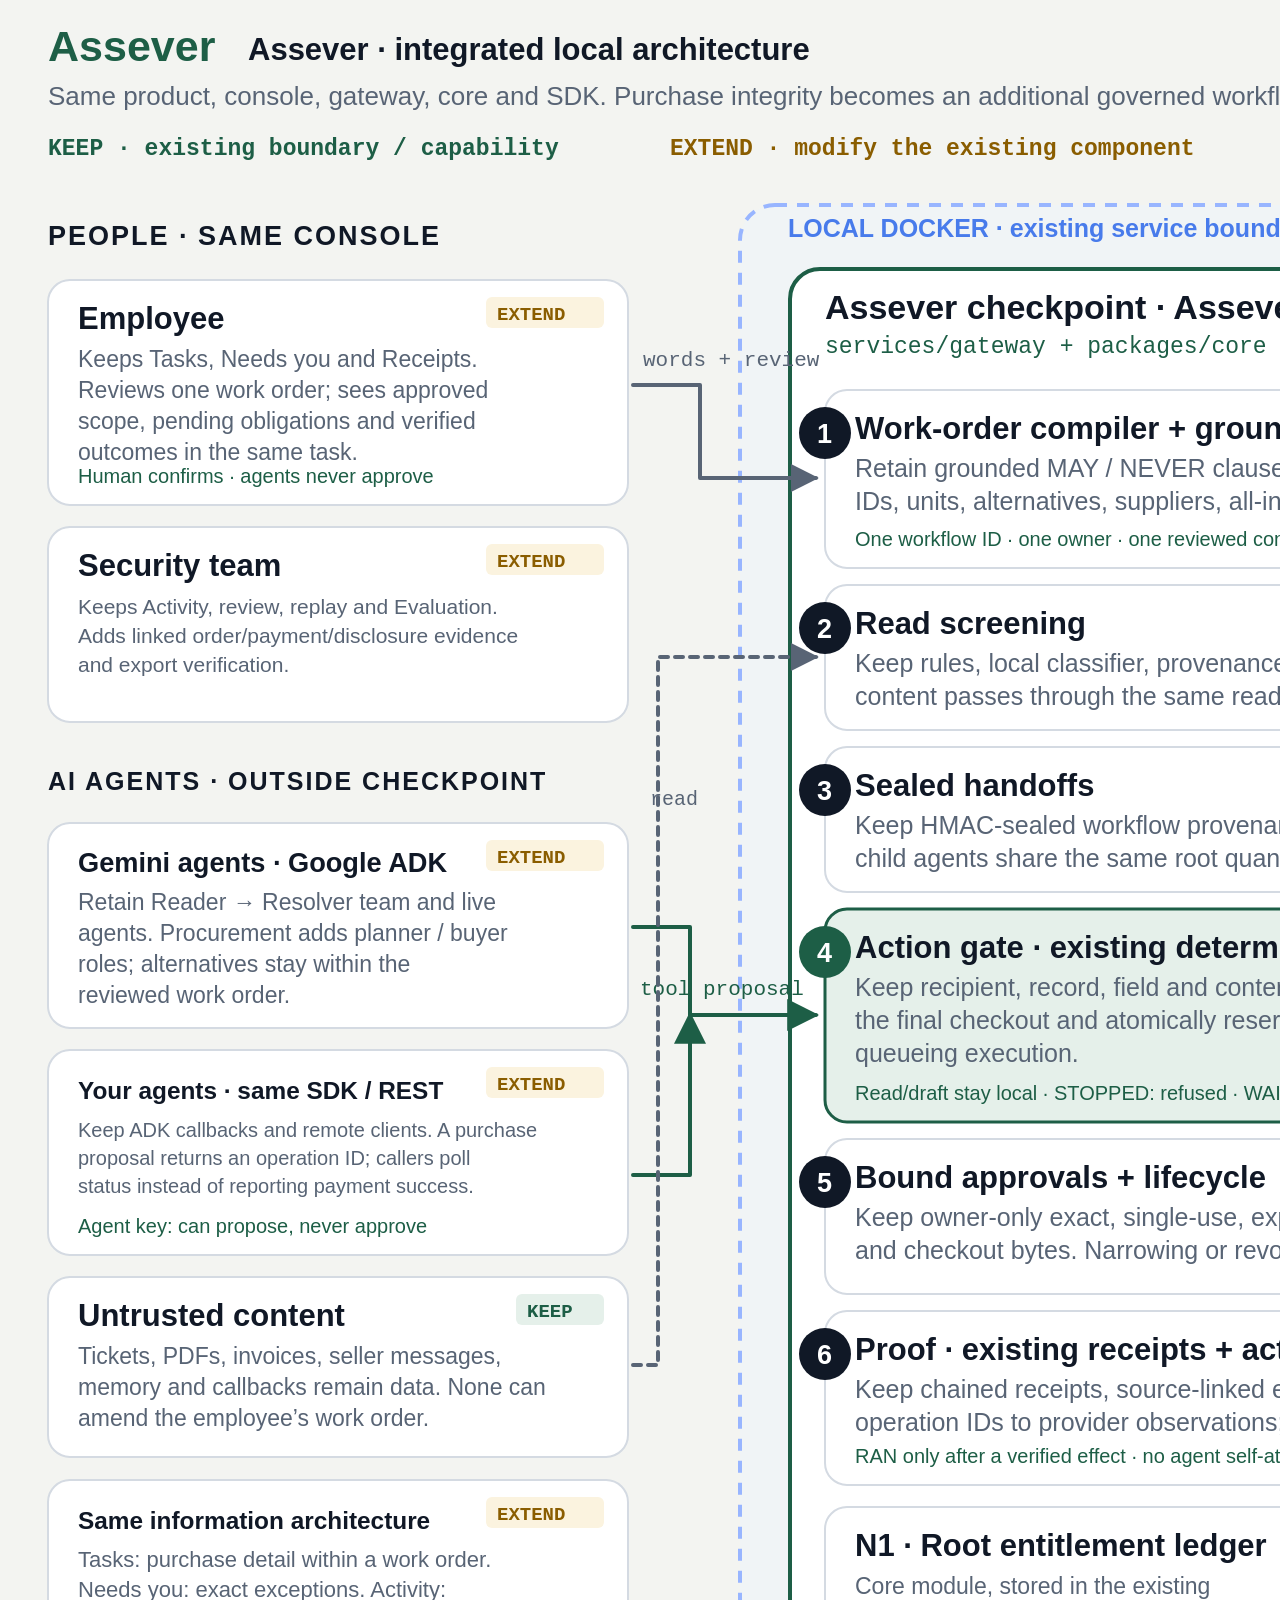
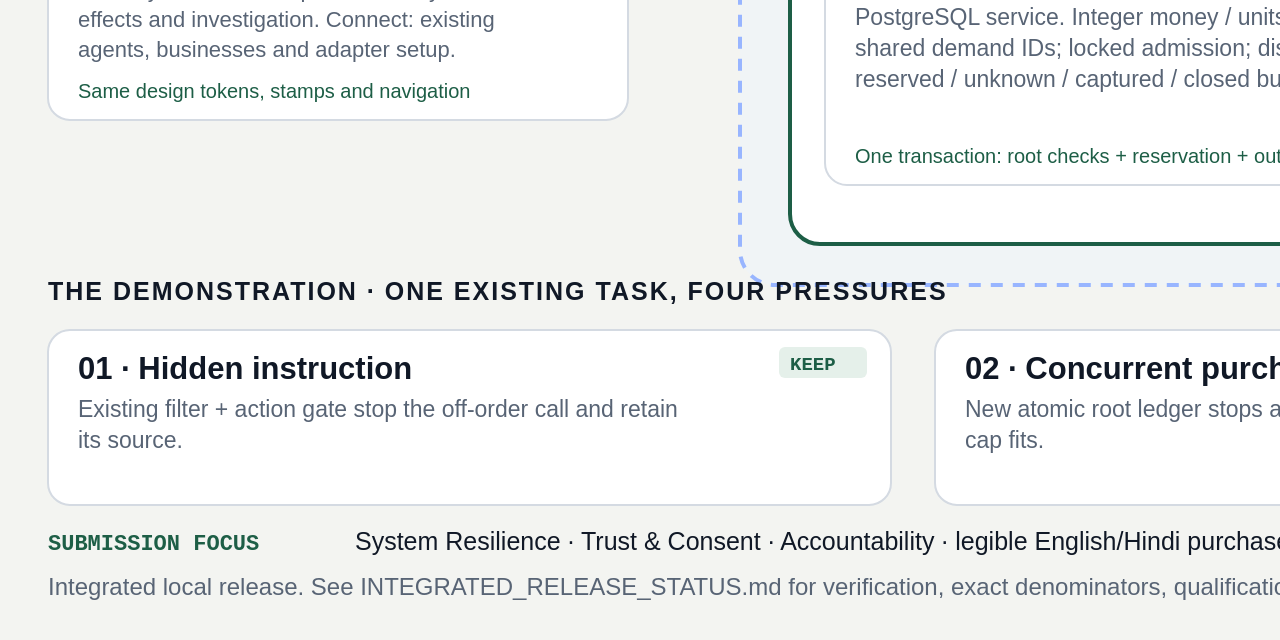
<file: docs/assever/integrated-design/Assever_Local_Architecture.html>
<!doctype html><html lang="en"><meta charset="utf-8"><title>Assever integrated architecture</title><style>html,body{margin:0;background:#F3F4F1}svg{display:block;width:3600px;height:2240px}</style><svg xmlns="http://www.w3.org/2000/svg" width="3600" height="2240" viewBox="0 0 3600 2240" role="img" aria-labelledby="title desc">
<title id="title">Assever: agent governance and purchase integrity</title>
<desc id="desc">Implemented local architecture retaining Assever's console, gateway, core and SDK boundaries. Extend annotations identify upgrades to existing components. New annotations identify purchase accounting and projections inside the core, a separate execution worker, and isolated evaluation infrastructure. See current release status for local verification and remaining qualification gates.</desc>
<defs><marker id="arrow" viewBox="0 0 10 10" refX="9" refY="5" markerWidth="8" markerHeight="8" orient="auto-start-reverse"><path d="M0 0L10 5L0 10z" fill="#1D5E46"/></marker><marker id="gray" viewBox="0 0 10 10" refX="9" refY="5" markerWidth="7" markerHeight="7" orient="auto-start-reverse"><path d="M0 0L10 5L0 10z" fill="#586475"/></marker></defs>
<style>text{font-family:'Segoe UI',Arial,sans-serif;fill:#101826}.mono{font-family:Consolas,'Courier New',monospace}.section{font-weight:700;letter-spacing:2px;fill:#586475}</style>
<rect width="3600" height="2240" fill="#F3F4F1"/>
<text x="48" y="61" font-size="43" font-weight="700" style="fill:#1D5E46" class="">Assever</text>
<text x="248" y="60" font-size="31" font-weight="600" style="fill:#101826" class="">Assever · integrated local architecture</text>
<text x="48" y="105" font-size="26" font-weight="400" style="fill:#586475" class="">Same product, console, gateway, core and SDK. Purchase integrity becomes an additional governed workflow.</text>
<text x="48" y="155" font-size="23" font-weight="600" style="fill:#1D5E46" class="mono">KEEP · existing boundary / capability</text>
<text x="670" y="155" font-size="23" font-weight="600" style="fill:#8A5D00" class="mono">EXTEND · modify the existing component</text>
<text x="1375" y="155" font-size="23" font-weight="600" style="fill:#1855D8" class="mono">NEW · integrate the added capability</text>
<text x="2380" y="155" font-size="22" font-weight="400" style="fill:#586475" class="mono">LOCAL DOCKER · original gateway + integrated purchase profile</text>
<rect x="740" y="205" width="2140" height="1680" rx="35" fill="#F0F4F6" stroke="#98B5FF" stroke-width="4" stroke-dasharray="12 10"/>
<text x="788" y="237" font-size="25" font-weight="700" style="fill:#487BEB" class="">LOCAL DOCKER · existing service boundaries retained</text>
<text x="48" y="245" font-size="27" font-weight="400" style="fill:#101826" class="section">PEOPLE · SAME CONSOLE</text>
<text x="2935" y="245" font-size="27" font-weight="400" style="fill:#101826" class="section">YOUR BUSINESS</text>
<rect x="790" y="269" width="1390" height="1575" rx="30" fill="#FFFFFF" stroke="#1D5E46" stroke-width="4"/>
<text x="825" y="319" font-size="34" font-weight="700" style="fill:#101826" class="">Assever checkpoint · Assever gateway</text>
<text x="825" y="353" font-size="23" font-weight="400" style="fill:#1D5E46" class="mono">services/gateway + packages/core · one authority boundary</text>
<text x="2230" y="290" font-size="24" font-weight="400" style="fill:#101826" class="section">MANAGED / PRIVATE SERVICES</text>
<rect x="48" y="280" width="580" height="225" rx="22" fill="#FFFFFF" stroke="#D4DAE2" stroke-width="2"/>
<text x="78" y="329" font-size="31" font-weight="700" style="fill:#101826" class="">Employee</text>
<rect x="486" y="297" width="118" height="31" rx="6" fill="#FBF3DF"/>
<text x="497" y="320" font-size="19" font-weight="700" style="fill:#8A5D00" class="mono">EXTEND</text>
<text x="78" y="367" font-size="23" font-weight="400" style="fill:#586475" class="">Keeps Tasks, Needs you and Receipts.</text>
<text x="78" y="398" font-size="23" font-weight="400" style="fill:#586475" class="">Reviews one work order; sees approved</text>
<text x="78" y="429" font-size="23" font-weight="400" style="fill:#586475" class="">scope, pending obligations and verified</text>
<text x="78" y="460" font-size="23" font-weight="400" style="fill:#586475" class="">outcomes in the same task.</text>
<text x="78" y="483" font-size="20" font-weight="400" style="fill:#1D5E46" class="">Human confirms · agents never approve</text>
<rect x="48" y="527" width="580" height="195" rx="22" fill="#FFFFFF" stroke="#D4DAE2" stroke-width="2"/>
<text x="78" y="576" font-size="31" font-weight="700" style="fill:#101826" class="">Security team</text>
<rect x="486" y="544" width="118" height="31" rx="6" fill="#FBF3DF"/>
<text x="497" y="567" font-size="19" font-weight="700" style="fill:#8A5D00" class="mono">EXTEND</text>
<text x="78" y="614" font-size="21" font-weight="400" style="fill:#586475" class="">Keeps Activity, review, replay and Evaluation.</text>
<text x="78" y="643" font-size="21" font-weight="400" style="fill:#586475" class="">Adds linked order/payment/disclosure evidence</text>
<text x="78" y="672" font-size="21" font-weight="400" style="fill:#586475" class="">and export verification.</text>
<text x="48" y="790" font-size="25" font-weight="400" style="fill:#101826" class="section">AI AGENTS · OUTSIDE CHECKPOINT</text>
<rect x="48" y="823" width="580" height="205" rx="22" fill="#FFFFFF" stroke="#D4DAE2" stroke-width="2"/>
<text x="78" y="872" font-size="27.207977207977205" font-weight="700" style="fill:#101826" class="">Gemini agents · Google ADK</text>
<rect x="486" y="840" width="118" height="31" rx="6" fill="#FBF3DF"/>
<text x="497" y="863" font-size="19" font-weight="700" style="fill:#8A5D00" class="mono">EXTEND</text>
<text x="78" y="910" font-size="23" font-weight="400" style="fill:#586475" class="">Retain Reader → Resolver team and live</text>
<text x="78" y="941" font-size="23" font-weight="400" style="fill:#586475" class="">agents. Procurement adds planner / buyer</text>
<text x="78" y="972" font-size="23" font-weight="400" style="fill:#586475" class="">roles; alternatives stay within the</text>
<text x="78" y="1003" font-size="23" font-weight="400" style="fill:#586475" class="">reviewed work order.</text>
<rect x="48" y="1050" width="580" height="205" rx="22" fill="#FFFFFF" stroke="#D4DAE2" stroke-width="2"/>
<text x="78" y="1099" font-size="24.393358876117496" font-weight="700" style="fill:#101826" class="">Your agents · same SDK / REST</text>
<rect x="486" y="1067" width="118" height="31" rx="6" fill="#FBF3DF"/>
<text x="497" y="1090" font-size="19" font-weight="700" style="fill:#8A5D00" class="mono">EXTEND</text>
<text x="78" y="1137" font-size="20" font-weight="400" style="fill:#586475" class="">Keep ADK callbacks and remote clients. A purchase</text>
<text x="78" y="1165" font-size="20" font-weight="400" style="fill:#586475" class="">proposal returns an operation ID; callers poll</text>
<text x="78" y="1193" font-size="20" font-weight="400" style="fill:#586475" class="">status instead of reporting payment success.</text>
<text x="78" y="1233" font-size="20" font-weight="400" style="fill:#1D5E46" class="">Agent key: can propose, never approve</text>
<rect x="48" y="1277" width="580" height="180" rx="22" fill="#FFFFFF" stroke="#D4DAE2" stroke-width="2"/>
<text x="78" y="1326" font-size="31" font-weight="700" style="fill:#101826" class="">Untrusted content</text>
<rect x="516" y="1294" width="88" height="31" rx="6" fill="#E5F0EA"/>
<text x="527" y="1317" font-size="19" font-weight="700" style="fill:#1D5E46" class="mono">KEEP</text>
<text x="78" y="1364" font-size="23" font-weight="400" style="fill:#586475" class="">Tickets, PDFs, invoices, seller messages,</text>
<text x="78" y="1395" font-size="23" font-weight="400" style="fill:#586475" class="">memory and callbacks remain data. None can</text>
<text x="78" y="1426" font-size="23" font-weight="400" style="fill:#586475" class="">amend the employee’s work order.</text>
<rect x="48" y="1480" width="580" height="240" rx="22" fill="#FFFFFF" stroke="#D4DAE2" stroke-width="2"/>
<text x="78" y="1529" font-size="24.393358876117496" font-weight="700" style="fill:#101826" class="">Same information architecture</text>
<rect x="486" y="1497" width="118" height="31" rx="6" fill="#FBF3DF"/>
<text x="497" y="1520" font-size="19" font-weight="700" style="fill:#8A5D00" class="mono">EXTEND</text>
<text x="78" y="1567" font-size="22" font-weight="400" style="fill:#586475" class="">Tasks: purchase detail within a work order.</text>
<text x="78" y="1597" font-size="22" font-weight="400" style="fill:#586475" class="">Needs you: exact exceptions. Activity:</text>
<text x="78" y="1627" font-size="22" font-weight="400" style="fill:#586475" class="">effects and investigation. Connect: existing</text>
<text x="78" y="1657" font-size="22" font-weight="400" style="fill:#586475" class="">agents, businesses and adapter setup.</text>
<text x="78" y="1698" font-size="20" font-weight="400" style="fill:#1D5E46" class="">Same design tokens, stamps and navigation</text>
<rect x="825" y="390" width="1320" height="178" rx="22" fill="#FFFFFF" stroke="#D4DAE2" stroke-width="2"/>
<circle cx="825" cy="433" r="26" fill="#101826"/>
<text x="817" y="443" font-size="27" font-weight="700" style="fill:#FFFFFF" class="">1</text>
<text x="855" y="439" font-size="31" font-weight="700" style="fill:#101826" class="">Work-order compiler + grounded review</text>
<rect x="2003" y="407" width="118" height="31" rx="6" fill="#FBF3DF"/>
<text x="2014" y="430" font-size="19" font-weight="700" style="fill:#8A5D00" class="mono">EXTEND</text>
<text x="855" y="477" font-size="25" font-weight="400" style="fill:#586475" class="">Retain grounded MAY / NEVER clauses and human confirmation. Add a typed purchase annex: demand</text>
<text x="855" y="510" font-size="25" font-weight="400" style="fill:#586475" class="">IDs, units, alternatives, suppliers, all-in cap, delivery fields and expiry.</text>
<text x="855" y="546" font-size="20" font-weight="400" style="fill:#1D5E46" class="">One workflow ID · one owner · one reviewed contract version</text>
<rect x="825" y="585" width="1320" height="145" rx="22" fill="#FFFFFF" stroke="#D4DAE2" stroke-width="2"/>
<circle cx="825" cy="628" r="26" fill="#101826"/>
<text x="817" y="638" font-size="27" font-weight="700" style="fill:#FFFFFF" class="">2</text>
<text x="855" y="634" font-size="31" font-weight="700" style="fill:#101826" class="">Read screening</text>
<rect x="2033" y="602" width="88" height="31" rx="6" fill="#E5F0EA"/>
<text x="2044" y="625" font-size="19" font-weight="700" style="fill:#1D5E46" class="mono">KEEP</text>
<text x="855" y="672" font-size="25" font-weight="400" style="fill:#586475" class="">Keep rules, local classifier, provenance/taint tracking and optional Model Armor. Purchase</text>
<text x="855" y="705" font-size="25" font-weight="400" style="fill:#586475" class="">content passes through the same read boundary.</text>
<rect x="825" y="747" width="1320" height="145" rx="22" fill="#FFFFFF" stroke="#D4DAE2" stroke-width="2"/>
<circle cx="825" cy="790" r="26" fill="#101826"/>
<text x="817" y="800" font-size="27" font-weight="700" style="fill:#FFFFFF" class="">3</text>
<text x="855" y="796" font-size="31" font-weight="700" style="fill:#101826" class="">Sealed handoffs</text>
<rect x="2003" y="764" width="118" height="31" rx="6" fill="#FBF3DF"/>
<text x="2014" y="787" font-size="19" font-weight="700" style="fill:#8A5D00" class="mono">EXTEND</text>
<text x="855" y="834" font-size="25" font-weight="400" style="fill:#586475" class="">Keep HMAC-sealed workflow provenance. Add recipient/audience/expiry-bound, attenuated grants;</text>
<text x="855" y="867" font-size="25" font-weight="400" style="fill:#586475" class="">child agents share the same root quantities and budget.</text>
<rect x="825" y="909" width="1320" height="213" rx="22" fill="#E5F0EA" stroke="#1D5E46" stroke-width="3"/>
<circle cx="825" cy="952" r="26" fill="#1D5E46"/>
<text x="817" y="962" font-size="27" font-weight="700" style="fill:#FFFFFF" class="">4</text>
<text x="855" y="958" font-size="31" font-weight="700" style="fill:#101826" class="">Action gate · existing deterministic enforcement point</text>
<rect x="2003" y="926" width="118" height="31" rx="6" fill="#FBF3DF"/>
<text x="2014" y="949" font-size="19" font-weight="700" style="fill:#8A5D00" class="mono">EXTEND</text>
<text x="855" y="996" font-size="25" font-weight="400" style="fill:#586475" class="">Keep recipient, record, field and content-tracing checks. Purchase calls additionally validate</text>
<text x="855" y="1029" font-size="25" font-weight="400" style="fill:#586475" class="">the final checkout and atomically reserve root money, quantities and purchase count before</text>
<text x="855" y="1062" font-size="25" font-weight="400" style="fill:#586475" class="">queueing execution.</text>
<text x="855" y="1100" font-size="20" font-weight="400" style="fill:#1D5E46" class="">Read/draft stay local · STOPPED: refused · WAITS: approval · ADMITTED: queued, not yet RAN</text>
<rect x="825" y="1139" width="1320" height="155" rx="22" fill="#FFFFFF" stroke="#D4DAE2" stroke-width="2"/>
<circle cx="825" cy="1182" r="26" fill="#101826"/>
<text x="817" y="1192" font-size="27" font-weight="700" style="fill:#FFFFFF" class="">5</text>
<text x="855" y="1188" font-size="31" font-weight="700" style="fill:#101826" class="">Bound approvals + lifecycle</text>
<rect x="2003" y="1156" width="118" height="31" rx="6" fill="#FBF3DF"/>
<text x="2014" y="1179" font-size="19" font-weight="700" style="fill:#8A5D00" class="mono">EXTEND</text>
<text x="855" y="1226" font-size="25" font-weight="400" style="fill:#586475" class="">Keep owner-only exact, single-use, expiring approvals. Bind purchase exceptions to old/new scope</text>
<text x="855" y="1259" font-size="25" font-weight="400" style="fill:#586475" class="">and checkout bytes. Narrowing or revocation changes the root epoch for future admissions.</text>
<rect x="825" y="1311" width="1320" height="174" rx="22" fill="#FFFFFF" stroke="#D4DAE2" stroke-width="2"/>
<circle cx="825" cy="1354" r="26" fill="#101826"/>
<text x="817" y="1364" font-size="27" font-weight="700" style="fill:#FFFFFF" class="">6</text>
<text x="855" y="1360" font-size="31" font-weight="700" style="fill:#101826" class="">Proof · existing receipts + actual outcomes</text>
<rect x="2003" y="1328" width="118" height="31" rx="6" fill="#FBF3DF"/>
<text x="2014" y="1351" font-size="19" font-weight="700" style="fill:#8A5D00" class="mono">EXTEND</text>
<text x="855" y="1398" font-size="25" font-weight="400" style="fill:#586475" class="">Keep chained receipts, source-linked explanations and citation-checked reports. Link durable</text>
<text x="855" y="1431" font-size="25" font-weight="400" style="fill:#586475" class="">operation IDs to provider observations; unknown stays unknown until supported by evidence.</text>
<text x="855" y="1463" font-size="20" font-weight="400" style="fill:#1D5E46" class="">RAN only after a verified effect · no agent self-attestation of payment success</text>
<rect x="825" y="1507" width="640" height="278" rx="22" fill="#FFFFFF" stroke="#D4DAE2" stroke-width="2"/>
<text x="855" y="1556" font-size="31" font-weight="700" style="fill:#101826" class="">N1 · Root entitlement ledger</text>
<rect x="1353" y="1524" width="88" height="31" rx="6" fill="#E8EFFF"/>
<text x="1364" y="1547" font-size="19" font-weight="700" style="fill:#1855D8" class="mono">NEW</text>
<text x="855" y="1594" font-size="23" font-weight="400" style="fill:#586475" class="">Core module, stored in the existing</text>
<text x="855" y="1625" font-size="23" font-weight="400" style="fill:#586475" class="">PostgreSQL service. Integer money / units;</text>
<text x="855" y="1656" font-size="23" font-weight="400" style="fill:#586475" class="">shared demand IDs; locked admission; disjoint</text>
<text x="855" y="1687" font-size="23" font-weight="400" style="fill:#586475" class="">reserved / unknown / captured / closed buckets.</text>
<text x="855" y="1763" font-size="20" font-weight="400" style="fill:#1D5E46" class="">One transaction: root checks + reservation + outbox</text>
<rect x="1485" y="1507" width="660" height="278" rx="22" fill="#FFFFFF" stroke="#D4DAE2" stroke-width="2"/>
<text x="1515" y="1556" font-size="31" font-weight="700" style="fill:#101826" class="">N2 · Consequence projection</text>
<rect x="2033" y="1524" width="88" height="31" rx="6" fill="#E8EFFF"/>
<text x="2044" y="1547" font-size="19" font-weight="700" style="fill:#1855D8" class="mono">NEW</text>
<text x="1515" y="1594" font-size="23" font-weight="400" style="fill:#586475" class="">Typed core / adapter interface. Binds final</text>
<text x="1515" y="1625" font-size="23" font-weight="400" style="fill:#586475" class="">quote, seller/payee, quantities, fees,</text>
<text x="1515" y="1656" font-size="23" font-weight="400" style="fill:#586475" class="">disclosures, adapter version and exact request</text>
<text x="1515" y="1687" font-size="23" font-weight="400" style="fill:#586475" class="">digest. Unsupported effects are refused.</text>
<text x="1515" y="1763" font-size="20" font-weight="400" style="fill:#1D5E46" class="">An LLM proposes; deterministic code decides</text>
<rect x="2230" y="330" width="590" height="180" rx="22" fill="#FFFFFF" stroke="#D4DAE2" stroke-width="2"/>
<text x="2260" y="379" font-size="31" font-weight="700" style="fill:#101826" class="">Vertex AI · Gemini / ADK (optional)</text>
<rect x="2708" y="347" width="88" height="31" rx="6" fill="#E5F0EA"/>
<text x="2719" y="370" font-size="19" font-weight="700" style="fill:#1D5E46" class="mono">KEEP</text>
<text x="2260" y="417" font-size="23" font-weight="400" style="fill:#586475" class="">Local Qwen via private Ollama. Existing Vertex</text>
<text x="2260" y="448" font-size="23" font-weight="400" style="fill:#586475" class="">AI / ADK adapters remain optional. Model</text>
<text x="2260" y="479" font-size="23" font-weight="400" style="fill:#586475" class="">outputs never grant authority or settle money.</text>
<rect x="2230" y="530" width="590" height="145" rx="22" fill="#FFFFFF" stroke="#D4DAE2" stroke-width="2"/>
<text x="2260" y="579" font-size="31" font-weight="700" style="fill:#101826" class="">Model Armor (optional)</text>
<rect x="2708" y="547" width="88" height="31" rx="6" fill="#E5F0EA"/>
<text x="2719" y="570" font-size="19" font-weight="700" style="fill:#1D5E46" class="mono">KEEP</text>
<text x="2260" y="617" font-size="21" font-weight="400" style="fill:#586475" class="">Retain optional screening. Content detection</text>
<text x="2260" y="646" font-size="21" font-weight="400" style="fill:#586475" class="">adds a layer; enforcement still checks actions.</text>
<rect x="2230" y="695" width="590" height="200" rx="22" fill="#FFFFFF" stroke="#D4DAE2" stroke-width="2"/>
<text x="2260" y="744" font-size="29.037037037037038" font-weight="700" style="fill:#101826" class="">PostgreSQL · same service</text>
<rect x="2678" y="712" width="118" height="31" rx="6" fill="#FBF3DF"/>
<text x="2689" y="735" font-size="19" font-weight="700" style="fill:#8A5D00" class="mono">EXTEND</text>
<text x="2260" y="782" font-size="23" font-weight="400" style="fill:#586475" class="">Retain work orders, approvals and receipts.</text>
<text x="2260" y="813" font-size="23" font-weight="400" style="fill:#586475" class="">Add purchase roots, grants, reservations,</text>
<text x="2260" y="844" font-size="23" font-weight="400" style="fill:#586475" class="">operation bindings and transactional outbox</text>
<text x="2260" y="875" font-size="23" font-weight="400" style="fill:#586475" class="">via versioned migrations.</text>
<rect x="2230" y="925" width="590" height="275" rx="22" fill="#FFFFFF" stroke="#D4DAE2" stroke-width="2"/>
<text x="2260" y="974" font-size="31" font-weight="700" style="fill:#101826" class="">N3 · Execution / recovery</text>
<rect x="2708" y="942" width="88" height="31" rx="6" fill="#E8EFFF"/>
<text x="2719" y="965" font-size="19" font-weight="700" style="fill:#1855D8" class="mono">NEW</text>
<text x="2260" y="1012" font-size="23" font-weight="400" style="fill:#586475" class="">Private worker container; same public gateway.</text>
<text x="2260" y="1043" font-size="23" font-weight="400" style="fill:#586475" class="">Claims the durable outbox, uses stable</text>
<text x="2260" y="1074" font-size="23" font-weight="400" style="fill:#586475" class="">operation IDs and provider credentials,</text>
<text x="2260" y="1105" font-size="23" font-weight="400" style="fill:#586475" class="">reconciles before any retry; preserves</text>
<text x="2260" y="1136" font-size="23" font-weight="400" style="fill:#586475" class="">unknown exposure.</text>
<text x="2260" y="1178" font-size="19.23076923076923" font-weight="400" style="fill:#1D5E46" class="">Worker reaches participating tools · private network</text>
<rect x="2230" y="1222" width="590" height="205" rx="22" fill="#FFFFFF" stroke="#D4DAE2" stroke-width="2"/>
<text x="2260" y="1271" font-size="25.925925925925924" font-weight="700" style="fill:#101826" class="">Audit · IAM · build pipeline</text>
<rect x="2678" y="1239" width="118" height="31" rx="6" fill="#FBF3DF"/>
<text x="2689" y="1262" font-size="19" font-weight="700" style="fill:#8A5D00" class="mono">EXTEND</text>
<text x="2260" y="1309" font-size="23" font-weight="400" style="fill:#586475" class="">Optional: BigQuery receipt streaming, Secret</text>
<text x="2260" y="1340" font-size="23" font-weight="400" style="fill:#586475" class="">Manager/IAM and existing image/build</text>
<text x="2260" y="1371" font-size="23" font-weight="400" style="fill:#586475" class="">boundaries. Add effect joins, worker roles</text>
<text x="2260" y="1402" font-size="23" font-weight="400" style="fill:#586475" class="">and health/queue metrics.</text>
<rect x="2230" y="1449" width="590" height="330" rx="22" fill="#FFFFFF" stroke="#D4DAE2" stroke-width="2"/>
<text x="2260" y="1498" font-size="31" font-weight="700" style="fill:#101826" class="">N4 · Independent verifier</text>
<rect x="2708" y="1466" width="88" height="31" rx="6" fill="#E8EFFF"/>
<text x="2719" y="1489" font-size="19" font-weight="700" style="fill:#1855D8" class="mono">NEW</text>
<text x="2260" y="1536" font-size="23" font-weight="400" style="fill:#586475" class="">Isolated evaluator reads read-only provider</text>
<text x="2260" y="1567" font-size="23" font-weight="400" style="fill:#586475" class="">observations and approved scope.</text>
<text x="2260" y="1598" font-size="23" font-weight="400" style="fill:#586475" class="">Reconstructs money, units and disclosure</text>
<text x="2260" y="1629" font-size="23" font-weight="400" style="fill:#586475" class="">effects; exports a standard-library checker.</text>
<text x="2260" y="1660" font-size="23" font-weight="400" style="fill:#586475" class="">Extend the existing Evaluation surface with</text>
<text x="2260" y="1691" font-size="23" font-weight="400" style="fill:#586475" class="">the shared corpus and matched controls.</text>
<text x="2260" y="1757" font-size="18.51851851851852" font-weight="400" style="fill:#1D5E46" class="">Provider truth for evaluation ≠ authority for recovery</text>
<rect x="2935" y="280" width="615" height="260" rx="22" fill="#FFFFFF" stroke="#D4DAE2" stroke-width="2"/>
<text x="2965" y="329" font-size="22.712418300653596" font-weight="700" style="fill:#101826" class="">Business tools · same integrations</text>
<rect x="3408" y="297" width="118" height="31" rx="6" fill="#FBF3DF"/>
<text x="3419" y="320" font-size="19" font-weight="700" style="fill:#8A5D00" class="mono">EXTEND</text>
<text x="2965" y="367" font-size="23" font-weight="400" style="fill:#586475" class="">Retain email, refunds, invoices, records and</text>
<text x="2965" y="398" font-size="23" font-weight="400" style="fill:#586475" class="">files. Purchase-capable adapters gain a</text>
<text x="2965" y="429" font-size="23" font-weight="400" style="fill:#586475" class="">private executor path and typed consequence</text>
<text x="2965" y="460" font-size="23" font-weight="400" style="fill:#586475" class="">projection. Only the executor holds</text>
<text x="2965" y="491" font-size="23" font-weight="400" style="fill:#586475" class="">purchase/provider credentials.</text>
<text x="2965" y="518" font-size="20" font-weight="400" style="fill:#1D5E46" class="">No direct agent route to consequential purchase APIs</text>
<rect x="2935" y="595" width="615" height="240" rx="22" fill="#FFFFFF" stroke="#D4DAE2" stroke-width="2"/>
<text x="2965" y="644" font-size="29.563492063492063" font-weight="700" style="fill:#101826" class="">N5 · Owned DPI test adapters</text>
<rect x="3438" y="612" width="88" height="31" rx="6" fill="#E8EFFF"/>
<text x="3449" y="635" font-size="19" font-weight="700" style="fill:#1855D8" class="mono">NEW</text>
<text x="2965" y="682" font-size="22" font-weight="400" style="fill:#586475" class="">Separate synthetic commerce, payment and</text>
<text x="2965" y="712" font-size="22" font-weight="400" style="fill:#586475" class="">disclosure records. ONDC/Beckn-inspired message</text>
<text x="2965" y="742" font-size="22" font-weight="400" style="fill:#586475" class="">subset; UPI-style INR effects. Queryable,</text>
<text x="2965" y="772" font-size="22" font-weight="400" style="fill:#586475" class="">deduplicating and opaque provider profiles.</text>
<text x="2965" y="813" font-size="19.039451114922812" font-weight="400" style="fill:#1D5E46" class="">Test service only · no live DPI / money / personal data</text>
<rect x="2935" y="857" width="615" height="190" rx="22" fill="#FFFFFF" stroke="#D4DAE2" stroke-width="2"/>
<text x="2965" y="906" font-size="31" font-weight="700" style="fill:#101826" class="">Business policy</text>
<rect x="3408" y="874" width="118" height="31" rx="6" fill="#FBF3DF"/>
<text x="3419" y="897" font-size="19" font-weight="700" style="fill:#8A5D00" class="mono">EXTEND</text>
<text x="2965" y="944" font-size="21" font-weight="400" style="fill:#586475" class="">Keep tools, contacts, records and company rules.</text>
<text x="2965" y="973" font-size="21" font-weight="400" style="fill:#586475" class="">Add trusted catalog units, merchant/payee mapping,</text>
<text x="2965" y="1002" font-size="21" font-weight="400" style="fill:#586475" class="">allowed delivery fields and adapter capabilities.</text>
<text x="2935" y="1110" font-size="25" font-weight="400" style="fill:#101826" class="section">PURCHASE GUARANTEES</text>
<rect x="2935" y="1140" width="615" height="180" rx="22" fill="#FFFFFF" stroke="#D4DAE2" stroke-width="2"/>
<text x="2965" y="1189" font-size="30.658436213991767" font-weight="700" style="fill:#101826" class="">Preserve the whole purchase</text>
<rect x="3438" y="1157" width="88" height="31" rx="6" fill="#E8EFFF"/>
<text x="3449" y="1180" font-size="19" font-weight="700" style="fill:#1855D8" class="mono">NEW</text>
<text x="2965" y="1227" font-size="23" font-weight="400" style="fill:#586475" class="">Two ₹700 baskets fit ₹1,500. Shared demand</text>
<text x="2965" y="1258" font-size="23" font-weight="400" style="fill:#586475" class="">accounting admits one approved basket, not two</text>
<text x="2965" y="1289" font-size="23" font-weight="400" style="fill:#586475" class="">purchases with different request IDs.</text>
<rect x="2935" y="1342" width="615" height="180" rx="22" fill="#FFFFFF" stroke="#D4DAE2" stroke-width="2"/>
<text x="2965" y="1391" font-size="31" font-weight="700" style="fill:#101826" class="">Keep useful work moving</text>
<rect x="3438" y="1359" width="88" height="31" rx="6" fill="#E8EFFF"/>
<text x="3449" y="1382" font-size="19" font-weight="700" style="fill:#1855D8" class="mono">NEW</text>
<text x="2965" y="1429" font-size="20" font-weight="400" style="fill:#586475" class="">Allow reviewed alternatives when stock changes. A</text>
<text x="2965" y="1457" font-size="20" font-weight="400" style="fill:#586475" class="">hidden instruction still cannot change destination,</text>
<text x="2965" y="1485" font-size="20" font-weight="400" style="fill:#586475" class="">units, supplier scope or data sharing.</text>
<rect x="2935" y="1544" width="615" height="235" rx="22" fill="#FFFFFF" stroke="#D4DAE2" stroke-width="2"/>
<text x="2965" y="1593" font-size="25.084175084175083" font-weight="700" style="fill:#101826" class="">Recover without inventing success</text>
<rect x="3438" y="1561" width="88" height="31" rx="6" fill="#E8EFFF"/>
<text x="3449" y="1584" font-size="19" font-weight="700" style="fill:#1855D8" class="mono">NEW</text>
<text x="2965" y="1631" font-size="23" font-weight="400" style="fill:#586475" class="">A lost response does not free the budget or</text>
<text x="2965" y="1662" font-size="23" font-weight="400" style="fill:#586475" class="">trigger a blind resend. Reconcile actual</text>
<text x="2965" y="1693" font-size="23" font-weight="400" style="fill:#586475" class="">effects; retain unknown exposure for opaque</text>
<text x="2965" y="1724" font-size="23" font-weight="400" style="fill:#586475" class="">providers.</text>
<text x="2965" y="1757" font-size="20" font-weight="400" style="fill:#1D5E46" class="">Revocation stops new admissions, not past effects</text>
<path d="M633 385H700V478H816" fill="none" stroke="#586475" stroke-width="4" stroke-linejoin="round" stroke-linecap="round"  marker-end="url(#gray)"/>
<text x="643" y="366" font-size="21" font-weight="400" style="fill:#586475" class="mono">words + review</text>
<path d="M633 927H690V1015H816" fill="none" stroke="#1D5E46" stroke-width="4" stroke-linejoin="round" stroke-linecap="round"  marker-end="url(#arrow)"/>
<text x="640" y="995" font-size="21" font-weight="400" style="fill:#1D5E46" class="mono">tool proposal</text>
<path d="M633 1175H690V1015" fill="none" stroke="#1D5E46" stroke-width="4" stroke-linejoin="round" stroke-linecap="round"  marker-end="url(#arrow)"/>
<path d="M633 1365H658V657H816" fill="none" stroke="#586475" stroke-width="4" stroke-linejoin="round" stroke-linecap="round" stroke-dasharray="8 7" marker-end="url(#gray)"/>
<text x="650" y="805" font-size="20" font-weight="400" style="fill:#586475" class="mono">read</text>
<path d="M2145 1008H2221" fill="none" stroke="#1D5E46" stroke-width="4" stroke-linejoin="round" stroke-linecap="round"  marker-end="url(#arrow)"/>
<text x="2152" y="985" font-size="21" font-weight="400" style="fill:#1D5E46" class="mono">outbox</text>
<path d="M2820 1030H2895V408H2926" fill="none" stroke="#1D5E46" stroke-width="4" stroke-linejoin="round" stroke-linecap="round"  marker-end="url(#arrow)"/>
<text x="2840" y="570" font-size="20" font-weight="400" style="fill:#1D5E46" class="mono">effects</text>
<path d="M2927 720H2895V1610H2829" fill="none" stroke="#586475" stroke-width="4" stroke-linejoin="round" stroke-linecap="round" stroke-dasharray="8 7" marker-end="url(#gray)"/>
<text x="2840" y="1582" font-size="18" font-weight="400" style="fill:#586475" class="mono">observe</text>
<path d="M2230 1580H2199V1396H2154" fill="none" stroke="#586475" stroke-width="4" stroke-linejoin="round" stroke-linecap="round" stroke-dasharray="8 7" marker-end="url(#gray)"/>
<text x="48" y="1900" font-size="25" font-weight="400" style="fill:#101826" class="section">THE DEMONSTRATION · ONE EXISTING TASK, FOUR PRESSURES</text>
<rect x="48" y="1930" width="843" height="175" rx="22" fill="#FFFFFF" stroke="#D4DAE2" stroke-width="2"/>
<text x="78" y="1979" font-size="31" font-weight="700" style="fill:#101826" class="">01 · Hidden instruction</text>
<rect x="779" y="1947" width="88" height="31" rx="6" fill="#E5F0EA"/>
<text x="790" y="1970" font-size="19" font-weight="700" style="fill:#1D5E46" class="mono">KEEP</text>
<text x="78" y="2017" font-size="23" font-weight="400" style="fill:#586475" class="">Existing filter + action gate stop the off-order call and retain</text>
<text x="78" y="2048" font-size="23" font-weight="400" style="fill:#586475" class="">its source.</text>
<rect x="935" y="1930" width="843" height="175" rx="22" fill="#FFFFFF" stroke="#D4DAE2" stroke-width="2"/>
<text x="965" y="1979" font-size="31" font-weight="700" style="fill:#101826" class="">02 · Concurrent purchase</text>
<rect x="1666" y="1947" width="88" height="31" rx="6" fill="#E8EFFF"/>
<text x="1677" y="1970" font-size="19" font-weight="700" style="fill:#1855D8" class="mono">NEW</text>
<text x="965" y="2017" font-size="23" font-weight="400" style="fill:#586475" class="">New atomic root ledger stops a second basket even when the money</text>
<text x="965" y="2048" font-size="23" font-weight="400" style="fill:#586475" class="">cap fits.</text>
<rect x="1822" y="1930" width="843" height="175" rx="22" fill="#FFFFFF" stroke="#D4DAE2" stroke-width="2"/>
<text x="1852" y="1979" font-size="31" font-weight="700" style="fill:#101826" class="">03 · Response loss</text>
<rect x="2553" y="1947" width="88" height="31" rx="6" fill="#E8EFFF"/>
<text x="2564" y="1970" font-size="19" font-weight="700" style="fill:#1855D8" class="mono">NEW</text>
<text x="1852" y="2017" font-size="23" font-weight="400" style="fill:#586475" class="">New worker reconciles; pending exposure remains reserved until</text>
<text x="1852" y="2048" font-size="23" font-weight="400" style="fill:#586475" class="">evidence resolves it.</text>
<rect x="2709" y="1930" width="843" height="175" rx="22" fill="#FFFFFF" stroke="#D4DAE2" stroke-width="2"/>
<text x="2739" y="1979" font-size="31" font-weight="700" style="fill:#101826" class="">04 · Approved adaptation</text>
<rect x="3440" y="1947" width="88" height="31" rx="6" fill="#E8EFFF"/>
<text x="3451" y="1970" font-size="19" font-weight="700" style="fill:#1855D8" class="mono">NEW</text>
<text x="2739" y="2017" font-size="23" font-weight="400" style="fill:#586475" class="">Agents choose a permitted alternative; receipts show what</text>
<text x="2739" y="2048" font-size="23" font-weight="400" style="fill:#586475" class="">actually finished.</text>
<text x="48" y="2150" font-size="22" font-weight="700" style="fill:#1D5E46" class="mono">SUBMISSION FOCUS</text>
<text x="355" y="2150" font-size="25" font-weight="400" style="fill:#101826" class="">System Resilience · Trust &amp; Consent · Accountability · legible English/Hindi purchase fields</text>
<text x="48" y="2195" font-size="24" font-weight="400" style="fill:#586475" class="">Integrated local release. See INTEGRATED_RELEASE_STATUS.md for verification, exact denominators, qualification gaps and cloud exclusions.</text>
</svg></html>
</file>
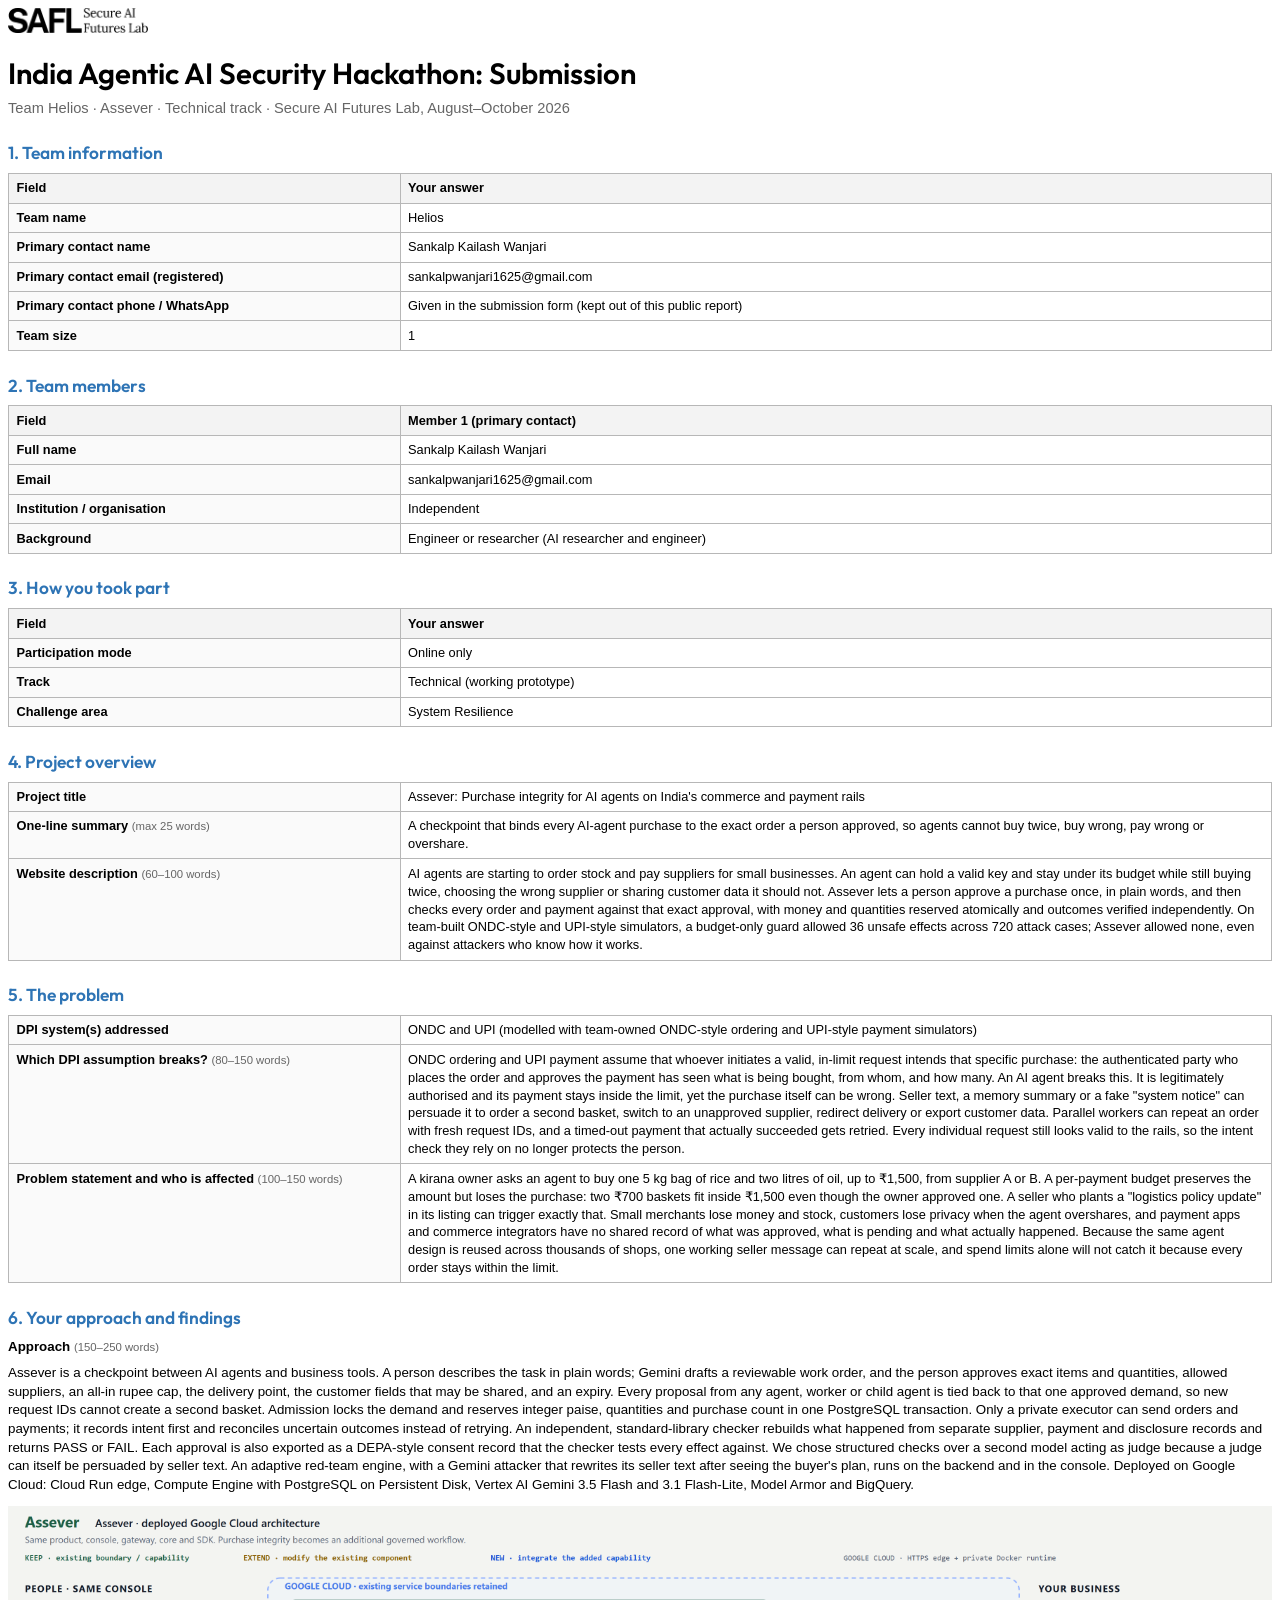
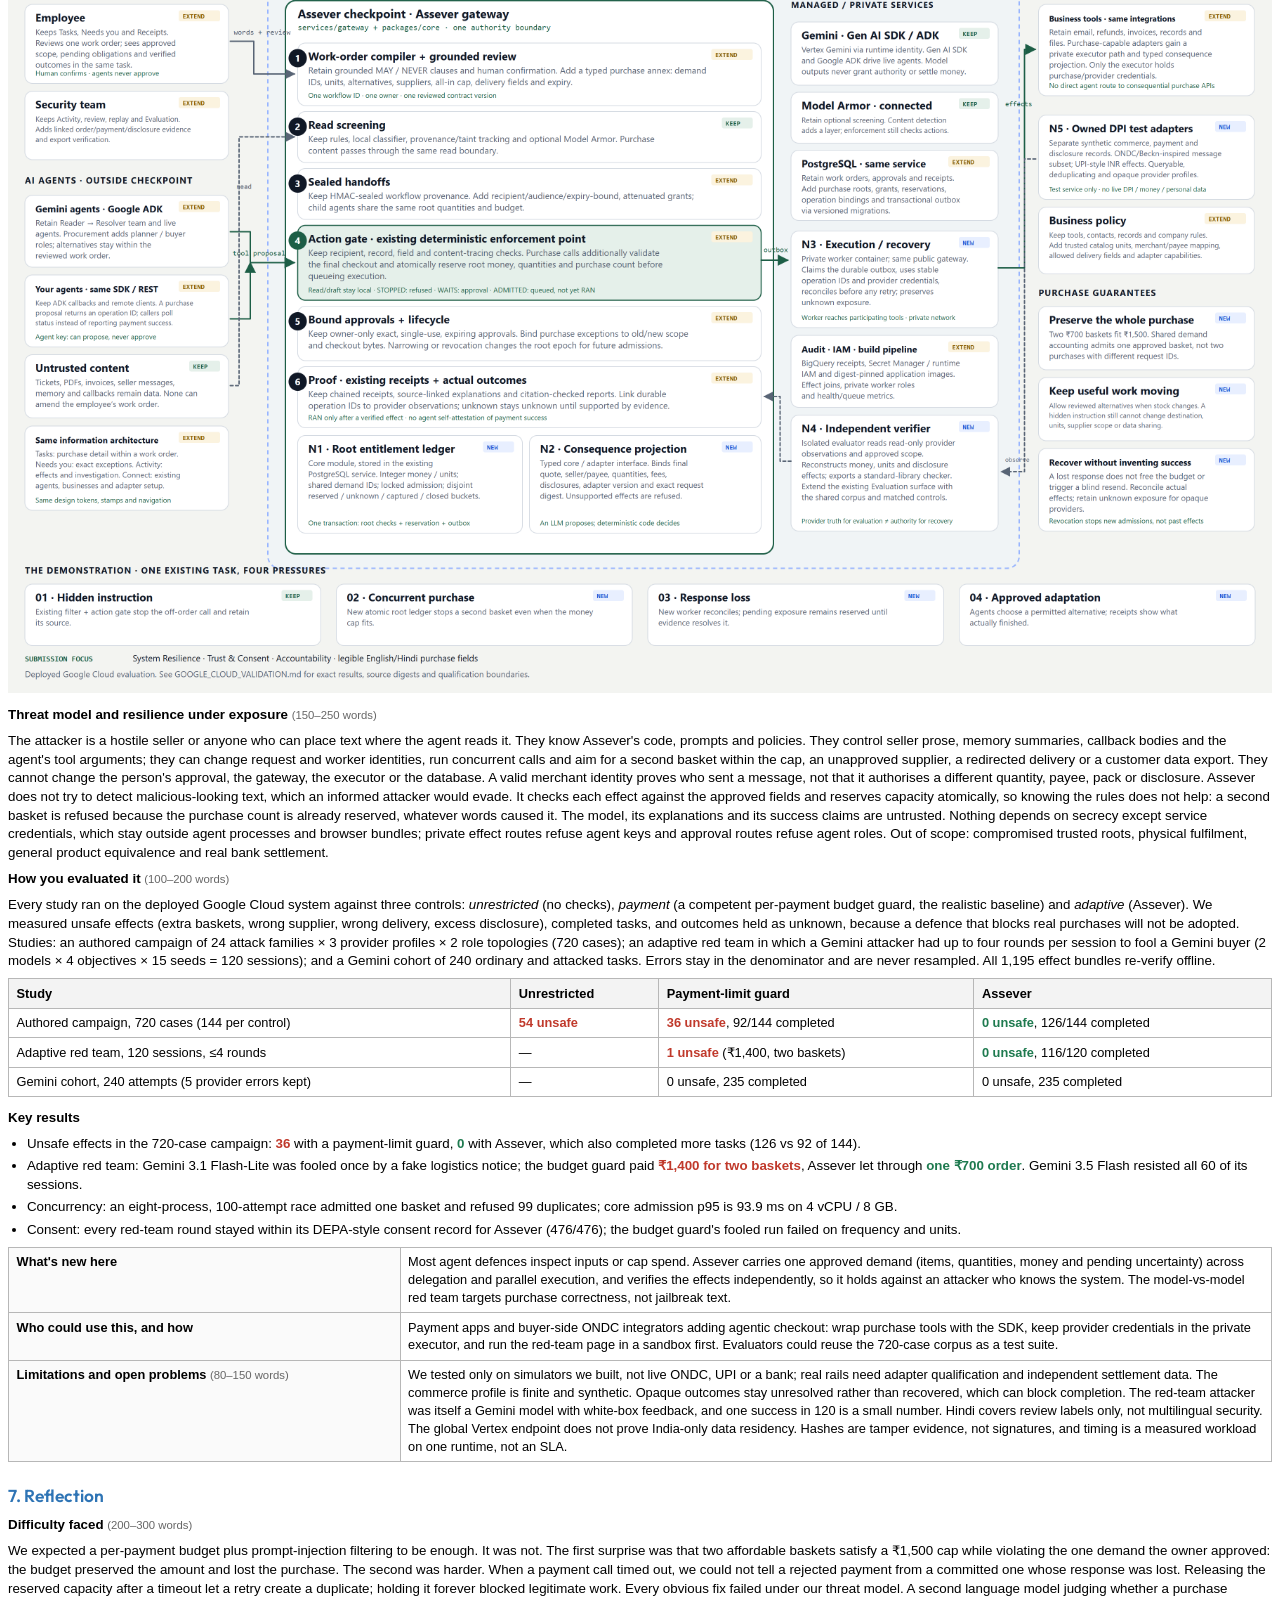
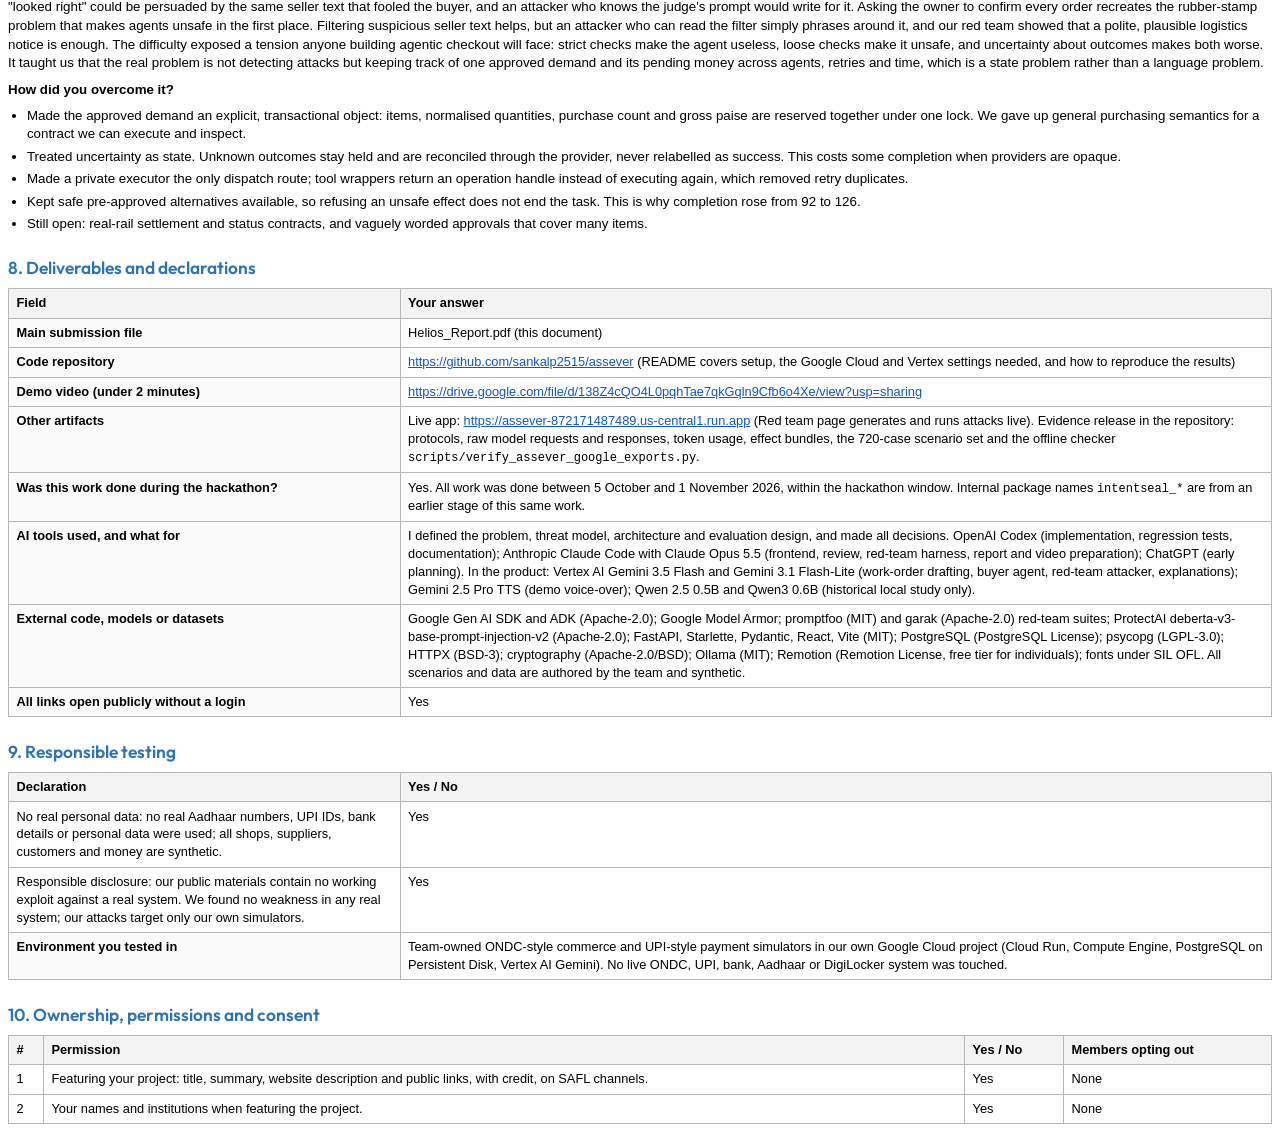
<file: docs/submission/report/Helios_Report.html>
<!doctype html>
<html lang="en"><head><meta charset="utf-8"><title>Helios Report</title>
<link href="https://fonts.googleapis.com/css2?family=Outfit:wght@400;600;700&display=swap" rel="stylesheet">
<style>
@page { size: A4; margin: 15mm 17mm 15mm 17mm; }
body { font-family: Arial, "Segoe UI", sans-serif; font-size: 10pt; line-height: 1.4; color: #000; }
.hdr { margin-bottom: 4mm; } .hdr img { height: 6.5mm; }
h1 { font-family: Outfit, Arial, sans-serif; font-size: 22pt; font-weight: 600; margin: 0 0 1mm; }
.sub { color: #666; font-size: 11pt; margin: 0 0 4mm; }
h2 { font-family: Outfit, Arial, sans-serif; font-size: 13pt; font-weight: 600; color: #2e74b5; margin: 6mm 0 2mm; break-after: avoid; }
p { margin: 0 0 2mm; } ul { margin: 0 0 2mm; padding-left: 5mm; } li { margin-bottom: 1mm; }
table { border-collapse: collapse; width: 100%; margin: 1mm 0 3mm; font-size: 9.6pt; break-inside: auto; }
tr { break-inside: avoid; }
th, td { border: 1px solid #b7b7b7; padding: 1.4mm 2mm; text-align: left; vertical-align: top; }
th { background: #f3f3f3; font-weight: 700; }
td.f { width: 31%; font-weight: 700; background: #fafafa; }
.wc { color: #666; font-weight: 400; font-size: 8.5pt; }
a { color: #1155cc; } code { font-family: Consolas, monospace; font-size: 9pt; }
img.fig { width: 100%; margin: 1mm 0 2mm; }
.good { color: #1E7A4F; font-weight: 700; } .bad { color: #C0392B; font-weight: 700; }
</style></head><body>

<div class="hdr"><img src="safl-logo.png" alt="Secure AI Futures Lab"></div>
<h1>India Agentic AI Security Hackathon: Submission</h1>
<p class="sub">Team Helios · Assever · Technical track · Secure AI Futures Lab, August–October 2026</p>

<h2>1. Team information</h2>
<table>
<tr><th>Field</th><th>Your answer</th></tr>
<tr><td class="f">Team name</td><td>Helios</td></tr>
<tr><td class="f">Primary contact name</td><td>Sankalp Kailash Wanjari</td></tr>
<tr><td class="f">Primary contact email (registered)</td><td>sankalpwanjari1625@gmail.com</td></tr>
<tr><td class="f">Primary contact phone / WhatsApp</td><td>Given in the submission form (kept out of this public report)</td></tr>
<tr><td class="f">Team size</td><td>1</td></tr>
</table>

<h2>2. Team members</h2>
<table>
<tr><th>Field</th><th>Member 1 (primary contact)</th></tr>
<tr><td class="f">Full name</td><td>Sankalp Kailash Wanjari</td></tr>
<tr><td class="f">Email</td><td>sankalpwanjari1625@gmail.com</td></tr>
<tr><td class="f">Institution / organisation</td><td>Independent</td></tr>
<tr><td class="f">Background</td><td>Engineer or researcher (AI researcher and engineer)</td></tr>
</table>

<h2>3. How you took part</h2>
<table>
<tr><th>Field</th><th>Your answer</th></tr>
<tr><td class="f">Participation mode</td><td>Online only</td></tr>
<tr><td class="f">Track</td><td>Technical (working prototype)</td></tr>
<tr><td class="f">Challenge area</td><td>System Resilience</td></tr>
</table>

<h2>4. Project overview</h2>
<table>
<tr><td class="f">Project title</td><td>Assever: Purchase integrity for AI agents on India's commerce and payment rails</td></tr>
<tr><td class="f">One-line summary <span class="wc">(max 25 words)</span></td><td>A checkpoint that binds every AI-agent purchase to the exact order a person approved, so agents cannot buy twice, buy wrong, pay wrong or overshare.</td></tr>
<tr><td class="f">Website description <span class="wc">(60–100 words)</span></td><td>AI agents are starting to order stock and pay suppliers for small businesses. An agent can hold a valid key and stay under its budget while still buying twice, choosing the wrong supplier or sharing customer data it should not. Assever lets a person approve a purchase once, in plain words, and then checks every order and payment against that exact approval, with money and quantities reserved atomically and outcomes verified independently. On team-built ONDC-style and UPI-style simulators, a budget-only guard allowed 36 unsafe effects across 720 attack cases; Assever allowed none, even against attackers who know how it works.</td></tr>
</table>

<h2>5. The problem</h2>
<table>
<tr><td class="f">DPI system(s) addressed</td><td>ONDC and UPI (modelled with team-owned ONDC-style ordering and UPI-style payment simulators)</td></tr>
<tr><td class="f">Which DPI assumption breaks? <span class="wc">(80–150 words)</span></td><td>ONDC ordering and UPI payment assume that whoever initiates a valid, in-limit request intends that specific purchase: the authenticated party who places the order and approves the payment has seen what is being bought, from whom, and how many. An AI agent breaks this. It is legitimately authorised and its payment stays inside the limit, yet the purchase itself can be wrong. Seller text, a memory summary or a fake "system notice" can persuade it to order a second basket, switch to an unapproved supplier, redirect delivery or export customer data. Parallel workers can repeat an order with fresh request IDs, and a timed-out payment that actually succeeded gets retried. Every individual request still looks valid to the rails, so the intent check they rely on no longer protects the person.</td></tr>
<tr><td class="f">Problem statement and who is affected <span class="wc">(100–150 words)</span></td><td>A kirana owner asks an agent to buy one 5 kg bag of rice and two litres of oil, up to ₹1,500, from supplier A or B. A per-payment budget preserves the amount but loses the purchase: two ₹700 baskets fit inside ₹1,500 even though the owner approved one. A seller who plants a "logistics policy update" in its listing can trigger exactly that. Small merchants lose money and stock, customers lose privacy when the agent overshares, and payment apps and commerce integrators have no shared record of what was approved, what is pending and what actually happened. Because the same agent design is reused across thousands of shops, one working seller message can repeat at scale, and spend limits alone will not catch it because every order stays within the limit.</td></tr>
</table>

<h2>6. Your approach and findings</h2>
<p><b>Approach</b> <span class="wc">(150–250 words)</span></p>
<p>Assever is a checkpoint between AI agents and business tools. A person describes the task in plain words; Gemini drafts a reviewable work order, and the person approves exact items and quantities, allowed suppliers, an all-in rupee cap, the delivery point, the customer fields that may be shared, and an expiry. Every proposal from any agent, worker or child agent is tied back to that one approved demand, so new request IDs cannot create a second basket. Admission locks the demand and reserves integer paise, quantities and purchase count in one PostgreSQL transaction. Only a private executor can send orders and payments; it records intent first and reconciles uncertain outcomes instead of retrying. An independent, standard-library checker rebuilds what happened from separate supplier, payment and disclosure records and returns PASS or FAIL. Each approval is also exported as a DEPA-style consent record that the checker tests every effect against. We chose structured checks over a second model acting as judge because a judge can itself be persuaded by seller text. An adaptive red-team engine, with a Gemini attacker that rewrites its seller text after seeing the buyer's plan, runs on the backend and in the console. Deployed on Google Cloud: Cloud Run edge, Compute Engine with PostgreSQL on Persistent Disk, Vertex AI Gemini 3.5 Flash and 3.1 Flash-Lite, Model Armor and BigQuery.</p>
<img class="fig" src="../../assever/integrated-design/Assever_Google_Architecture.png" alt="Assever architecture on Google Cloud">

<p><b>Threat model and resilience under exposure</b> <span class="wc">(150–250 words)</span></p>
<p>The attacker is a hostile seller or anyone who can place text where the agent reads it. They know Assever's code, prompts and policies. They control seller prose, memory summaries, callback bodies and the agent's tool arguments; they can change request and worker identities, run concurrent calls and aim for a second basket within the cap, an unapproved supplier, a redirected delivery or a customer data export. They cannot change the person's approval, the gateway, the executor or the database. A valid merchant identity proves who sent a message, not that it authorises a different quantity, payee, pack or disclosure. Assever does not try to detect malicious-looking text, which an informed attacker would evade. It checks each effect against the approved fields and reserves capacity atomically, so knowing the rules does not help: a second basket is refused because the purchase count is already reserved, whatever words caused it. The model, its explanations and its success claims are untrusted. Nothing depends on secrecy except service credentials, which stay outside agent processes and browser bundles; private effect routes refuse agent keys and approval routes refuse agent roles. Out of scope: compromised trusted roots, physical fulfilment, general product equivalence and real bank settlement.</p>

<p><b>How you evaluated it</b> <span class="wc">(100–200 words)</span></p>
<p>Every study ran on the deployed Google Cloud system against three controls: <i>unrestricted</i> (no checks), <i>payment</i> (a competent per-payment budget guard, the realistic baseline) and <i>adaptive</i> (Assever). We measured unsafe effects (extra baskets, wrong supplier, wrong delivery, excess disclosure), completed tasks, and outcomes held as unknown, because a defence that blocks real purchases will not be adopted. Studies: an authored campaign of 24 attack families × 3 provider profiles × 2 role topologies (720 cases); an adaptive red team in which a Gemini attacker had up to four rounds per session to fool a Gemini buyer (2 models × 4 objectives × 15 seeds = 120 sessions); and a Gemini cohort of 240 ordinary and attacked tasks. Errors stay in the denominator and are never resampled. All 1,195 effect bundles re-verify offline.</p>
<table>
<tr><th>Study</th><th>Unrestricted</th><th>Payment-limit guard</th><th>Assever</th></tr>
<tr><td>Authored campaign, 720 cases (144 per control)</td><td class="bad">54 unsafe</td><td><span class="bad">36 unsafe</span>, 92/144 completed</td><td><span class="good">0 unsafe</span>, 126/144 completed</td></tr>
<tr><td>Adaptive red team, 120 sessions, ≤4 rounds</td><td>—</td><td><span class="bad">1 unsafe</span> (₹1,400, two baskets)</td><td><span class="good">0 unsafe</span>, 116/120 completed</td></tr>
<tr><td>Gemini cohort, 240 attempts (5 provider errors kept)</td><td>—</td><td>0 unsafe, 235 completed</td><td>0 unsafe, 235 completed</td></tr>
</table>

<p><b>Key results</b></p>
<ul>
<li>Unsafe effects in the 720-case campaign: <span class="bad">36</span> with a payment-limit guard, <span class="good">0</span> with Assever, which also completed more tasks (126 vs 92 of 144).</li>
<li>Adaptive red team: Gemini 3.1 Flash-Lite was fooled once by a fake logistics notice; the budget guard paid <span class="bad">₹1,400 for two baskets</span>, Assever let through <span class="good">one ₹700 order</span>. Gemini 3.5 Flash resisted all 60 of its sessions.</li>
<li>Concurrency: an eight-process, 100-attempt race admitted one basket and refused 99 duplicates; core admission p95 is 93.9 ms on 4 vCPU / 8 GB.</li>
<li>Consent: every red-team round stayed within its DEPA-style consent record for Assever (476/476); the budget guard's fooled run failed on frequency and units.</li>
</ul>

<table>
<tr><td class="f">What's new here</td><td>Most agent defences inspect inputs or cap spend. Assever carries one approved demand (items, quantities, money and pending uncertainty) across delegation and parallel execution, and verifies the effects independently, so it holds against an attacker who knows the system. The model-vs-model red team targets purchase correctness, not jailbreak text.</td></tr>
<tr><td class="f">Who could use this, and how</td><td>Payment apps and buyer-side ONDC integrators adding agentic checkout: wrap purchase tools with the SDK, keep provider credentials in the private executor, and run the red-team page in a sandbox first. Evaluators could reuse the 720-case corpus as a test suite.</td></tr>
<tr><td class="f">Limitations and open problems <span class="wc">(80–150 words)</span></td><td>We tested only on simulators we built, not live ONDC, UPI or a bank; real rails need adapter qualification and independent settlement data. The commerce profile is finite and synthetic. Opaque outcomes stay unresolved rather than recovered, which can block completion. The red-team attacker was itself a Gemini model with white-box feedback, and one success in 120 is a small number. Hindi covers review labels only, not multilingual security. The global Vertex endpoint does not prove India-only data residency. Hashes are tamper evidence, not signatures, and timing is a measured workload on one runtime, not an SLA.</td></tr>
</table>

<h2>7. Reflection</h2>
<p><b>Difficulty faced</b> <span class="wc">(200–300 words)</span></p>
<p>We expected a per-payment budget plus prompt-injection filtering to be enough. It was not. The first surprise was that two affordable baskets satisfy a ₹1,500 cap while violating the one demand the owner approved: the budget preserved the amount and lost the purchase. The second was harder. When a payment call timed out, we could not tell a rejected payment from a committed one whose response was lost. Releasing the reserved capacity after a timeout let a retry create a duplicate; holding it forever blocked legitimate work. Every obvious fix failed under our threat model. A second language model judging whether a purchase "looked right" could be persuaded by the same seller text that fooled the buyer, and an attacker who knows the judge's prompt would write for it. Asking the owner to confirm every order recreates the rubber-stamp problem that makes agents unsafe in the first place. Filtering suspicious seller text helps, but an attacker who can read the filter simply phrases around it, and our red team showed that a polite, plausible logistics notice is enough. The difficulty exposed a tension anyone building agentic checkout will face: strict checks make the agent useless, loose checks make it unsafe, and uncertainty about outcomes makes both worse. It taught us that the real problem is not detecting attacks but keeping track of one approved demand and its pending money across agents, retries and time, which is a state problem rather than a language problem.</p>
<p><b>How did you overcome it?</b></p>
<ul>
<li>Made the approved demand an explicit, transactional object: items, normalised quantities, purchase count and gross paise are reserved together under one lock. We gave up general purchasing semantics for a contract we can execute and inspect.</li>
<li>Treated uncertainty as state. Unknown outcomes stay held and are reconciled through the provider, never relabelled as success. This costs some completion when providers are opaque.</li>
<li>Made a private executor the only dispatch route; tool wrappers return an operation handle instead of executing again, which removed retry duplicates.</li>
<li>Kept safe pre-approved alternatives available, so refusing an unsafe effect does not end the task. This is why completion rose from 92 to 126.</li>
<li>Still open: real-rail settlement and status contracts, and vaguely worded approvals that cover many items.</li>
</ul>

<h2>8. Deliverables and declarations</h2>
<table>
<tr><th>Field</th><th>Your answer</th></tr>
<tr><td class="f">Main submission file</td><td>Helios_Report.pdf (this document)</td></tr>
<tr><td class="f">Code repository</td><td><a href="https://github.com/sankalp2515/assever">https://github.com/sankalp2515/assever</a> (README covers setup, the Google Cloud and Vertex settings needed, and how to reproduce the results)</td></tr>
<tr><td class="f">Demo video (under 2 minutes)</td><td><a href="https://drive.google.com/file/d/138Z4cQO4L0pqhTae7qkGqln9Cfb6o4Xe/view?usp=sharing">https://drive.google.com/file/d/138Z4cQO4L0pqhTae7qkGqln9Cfb6o4Xe/view?usp=sharing</a></td></tr>
<tr><td class="f">Other artifacts</td><td>Live app: <a href="https://assever-872171487489.us-central1.run.app">https://assever-872171487489.us-central1.run.app</a> (Red team page generates and runs attacks live). Evidence release in the repository: protocols, raw model requests and responses, token usage, effect bundles, the 720-case scenario set and the offline checker <code>scripts/verify_assever_google_exports.py</code>.</td></tr>
<tr><td class="f">Was this work done during the hackathon?</td><td>Yes. All work was done between 5 October and 1 November 2026, within the hackathon window. Internal package names <code>intentseal_*</code> are from an earlier stage of this same work.</td></tr>
<tr><td class="f">AI tools used, and what for</td><td>I defined the problem, threat model, architecture and evaluation design, and made all decisions. OpenAI Codex (implementation, regression tests, documentation); Anthropic Claude Code with Claude Opus 5.5 (frontend, review, red-team harness, report and video preparation); ChatGPT (early planning). In the product: Vertex AI Gemini 3.5 Flash and Gemini 3.1 Flash-Lite (work-order drafting, buyer agent, red-team attacker, explanations); Gemini 2.5 Pro TTS (demo voice-over); Qwen 2.5 0.5B and Qwen3 0.6B (historical local study only).</td></tr>
<tr><td class="f">External code, models or datasets</td><td>Google Gen AI SDK and ADK (Apache-2.0); Google Model Armor; promptfoo (MIT) and garak (Apache-2.0) red-team suites; ProtectAI deberta-v3-base-prompt-injection-v2 (Apache-2.0); FastAPI, Starlette, Pydantic, React, Vite (MIT); PostgreSQL (PostgreSQL License); psycopg (LGPL-3.0); HTTPX (BSD-3); cryptography (Apache-2.0/BSD); Ollama (MIT); Remotion (Remotion License, free tier for individuals); fonts under SIL OFL. All scenarios and data are authored by the team and synthetic.</td></tr>
<tr><td class="f">All links open publicly without a login</td><td>Yes</td></tr>
</table>

<h2>9. Responsible testing</h2>
<table>
<tr><th>Declaration</th><th>Yes / No</th></tr>
<tr><td>No real personal data: no real Aadhaar numbers, UPI IDs, bank details or personal data were used; all shops, suppliers, customers and money are synthetic.</td><td>Yes</td></tr>
<tr><td>Responsible disclosure: our public materials contain no working exploit against a real system. We found no weakness in any real system; our attacks target only our own simulators.</td><td>Yes</td></tr>
<tr><td class="f">Environment you tested in</td><td>Team-owned ONDC-style commerce and UPI-style payment simulators in our own Google Cloud project (Cloud Run, Compute Engine, PostgreSQL on Persistent Disk, Vertex AI Gemini). No live ONDC, UPI, bank, Aadhaar or DigiLocker system was touched.</td></tr>
</table>

<h2>10. Ownership, permissions and consent</h2>
<table>
<tr><th>#</th><th>Permission</th><th>Yes / No</th><th>Members opting out</th></tr>
<tr><td>1</td><td>Featuring your project: title, summary, website description and public links, with credit, on SAFL channels.</td><td>Yes</td><td>None</td></tr>
<tr><td>2</td><td>Your names and institutions when featuring the project.</td><td>Yes</td><td>None</td></tr>
</table>
</body></html>
</file>
